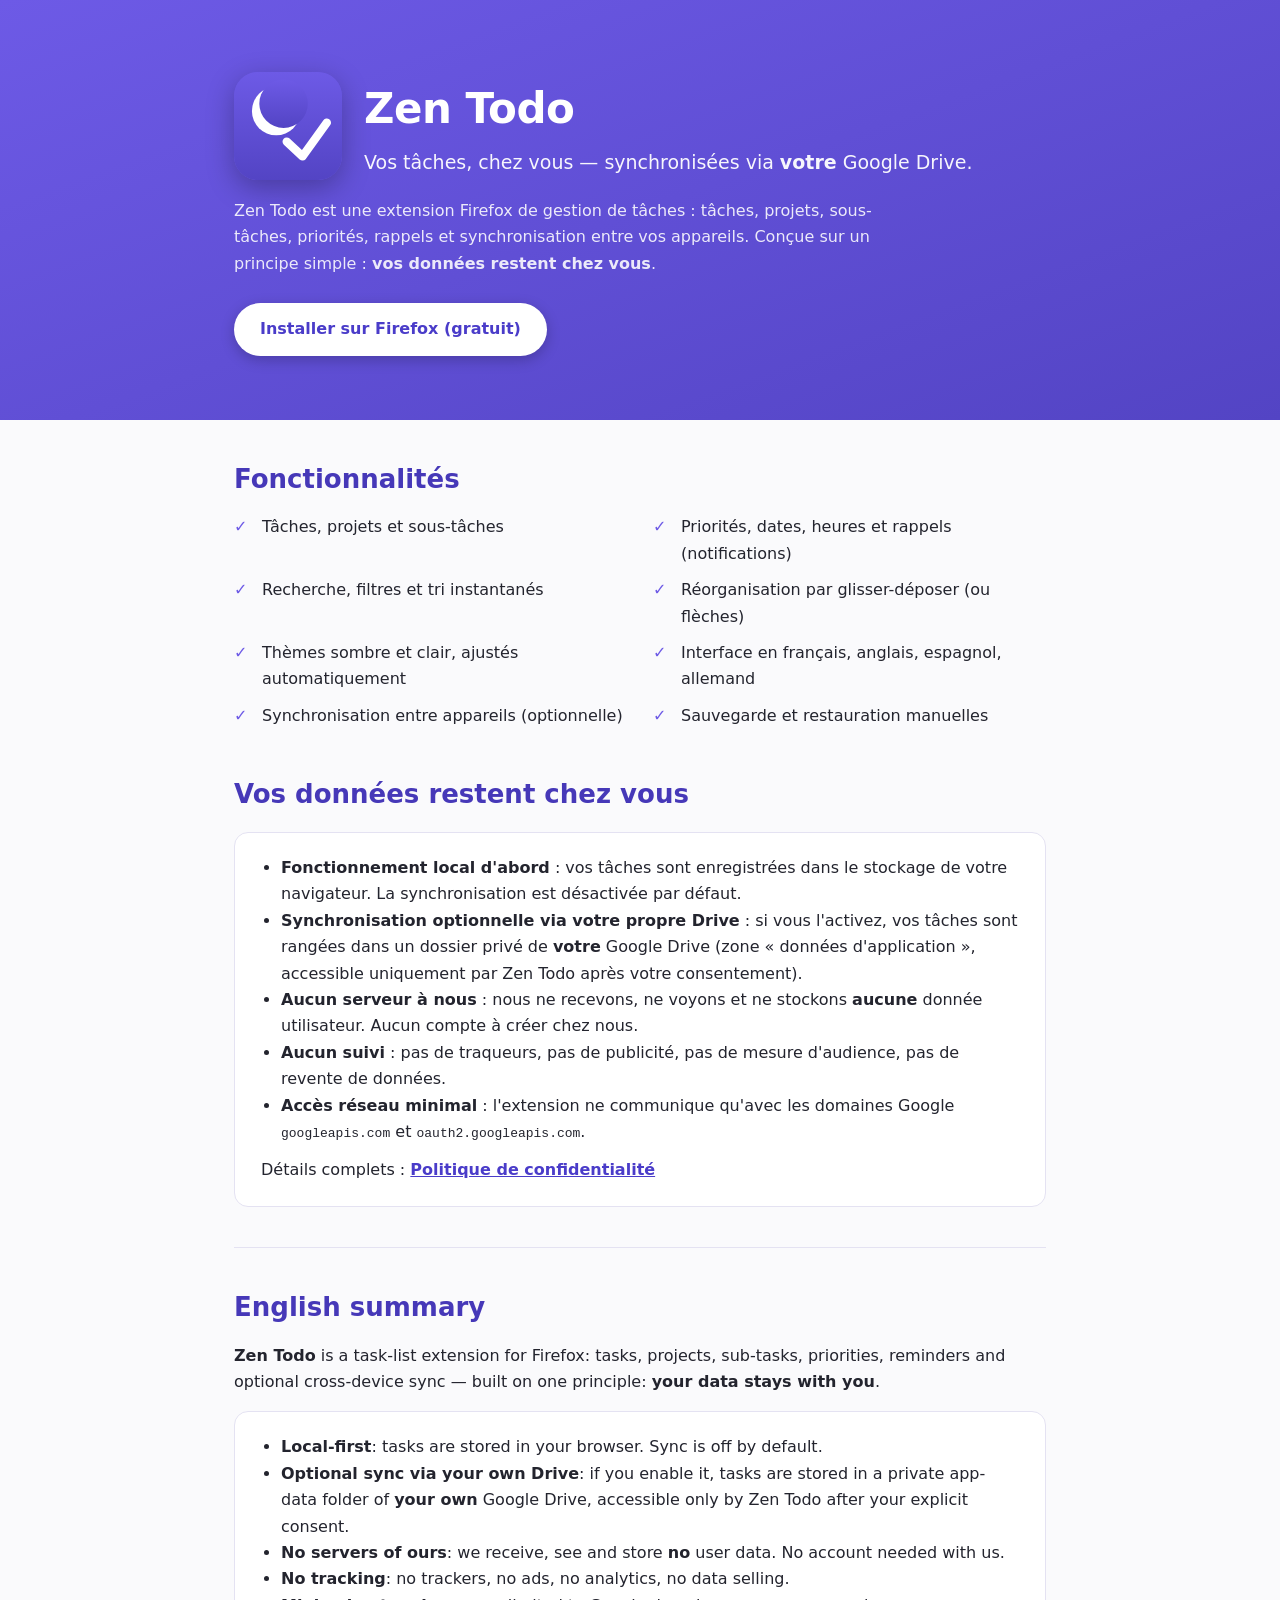
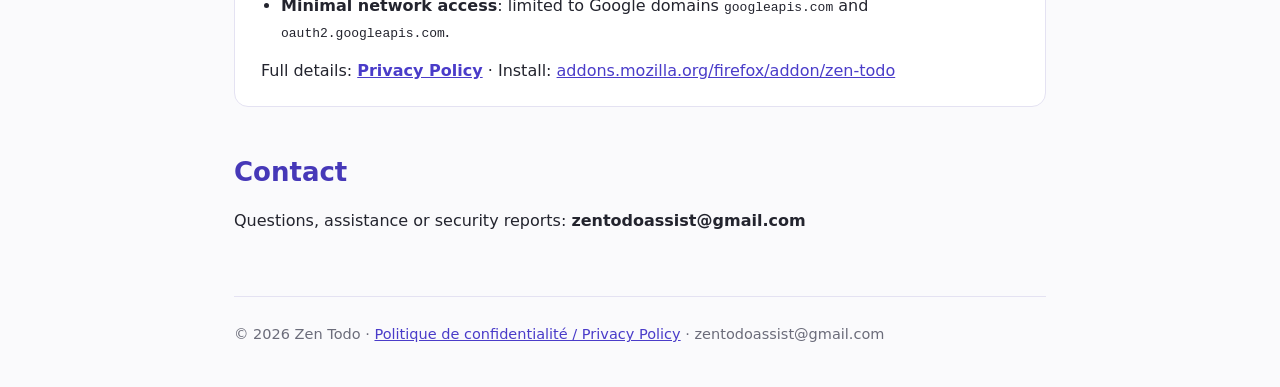
<file: index.html>
<!doctype html>
<html lang="fr">
<head>
<meta charset="utf-8">
<meta name="viewport" content="width=device-width, initial-scale=1">
<title>Zen Todo — Gestionnaire de tâches pour Firefox</title>
<meta name="description" content="Zen Todo : extension de gestion de tâches pour Firefox. Vos données restent chez vous, synchronisation optionnelle via votre propre Google Drive. / A browser task-list extension. Your data stays with you.">
<link rel="icon" type="image/svg+xml" href="data:image/svg+xml,%3Csvg xmlns='http://www.w3.org/2000/svg' viewBox='0 0 512 512'%3E%3Cdefs%3E%3ClinearGradient id='g' x1='0' y1='0' x2='0' y2='1'%3E%3Cstop offset='0' stop-color='%236D5AE6'/%3E%3Cstop offset='1' stop-color='%235344C4'/%3E%3C/linearGradient%3E%3C/defs%3E%3Crect width='512' height='512' rx='110' fill='url(%23g)'/%3E%3Ccircle cx='200' cy='185' r='115' fill='%23fff'/%3E%3Ccircle cx='235' cy='150' r='115' fill='url(%23g)'/%3E%3Cpath d='M250 330L325 400L440 240' fill='none' stroke='%23fff' stroke-width='40' stroke-linecap='round' stroke-linejoin='round'/%3E%3C/svg%3E">
<style>
  * { box-sizing: border-box; margin: 0; padding: 0; }
  body { font-family: system-ui, -apple-system, "Segoe UI", Roboto, sans-serif; line-height: 1.65; color: #23242e; background: #fafafc; }
  .wrap { max-width: 860px; margin: 0 auto; padding: 0 24px; }
  header.hero { background: linear-gradient(160deg, #6D5AE6 0%, #5344C4 100%); color: #fff; padding: 72px 0 64px; }
  .brand { display: flex; align-items: center; gap: 22px; }
  .brand svg { width: 108px; height: 108px; flex: none; border-radius: 24px; box-shadow: 0 8px 28px rgba(0,0,0,.28); }
  h1 { font-size: 42px; letter-spacing: -.5px; }
  .tagline { font-size: 19px; opacity: .95; margin-top: 4px; }
  .sub { margin-top: 18px; font-size: 16px; opacity: .88; max-width: 640px; }
  .btn { display: inline-block; background: #fff; color: #4a3cc9; font-weight: 700; padding: 13px 26px; border-radius: 999px; text-decoration: none; margin-top: 26px; box-shadow: 0 4px 14px rgba(0,0,0,.22); }
  .btn:hover { transform: translateY(-1px); }
  main section { padding: 38px 0 6px; }
  h2 { font-size: 26px; color: #4638b8; margin-bottom: 14px; }
  ul.feat { list-style: none; display: grid; grid-template-columns: 1fr 1fr; gap: 10px 26px; }
  ul.feat li { padding-left: 28px; position: relative; }
  ul.feat li::before { content: "✓"; position: absolute; left: 0; top: 0; color: #6D5AE6; font-weight: 700; }
  .panel { background: #fff; border: 1px solid #e4e2f2; border-radius: 14px; padding: 22px 26px; margin-top: 16px; }
  .panel ul { margin-left: 20px; }
  a { color: #4a3cc9; }
  .lang-sep { border: none; border-top: 1px solid #e4e2f2; margin: 34px 0 0; }
  footer { margin-top: 56px; padding: 26px 0 40px; border-top: 1px solid #e4e2f2; font-size: 14.5px; color: #6b6c7a; }
  @media (max-width: 640px) { ul.feat { grid-template-columns: 1fr; } h1 { font-size: 32px; } }
</style>
</head>
<body>

<header class="hero">
  <div class="wrap">
    <div class="brand">
      <svg xmlns="http://www.w3.org/2000/svg" viewBox="0 0 512 512" role="img" aria-label="Logo Zen Todo">
        <defs><linearGradient id="g" x1="0" y1="0" x2="0" y2="1"><stop offset="0" stop-color="#6D5AE6"/><stop offset="1" stop-color="#5344C4"/></linearGradient></defs>
        <rect width="512" height="512" rx="110" fill="url(#g)"/>
        <circle cx="200" cy="185" r="115" fill="#fff"/>
        <circle cx="235" cy="150" r="115" fill="url(#g)"/>
        <path d="M250 330L325 400L440 240" fill="none" stroke="#fff" stroke-width="40" stroke-linecap="round" stroke-linejoin="round"/>
      </svg>
      <div>
        <h1>Zen Todo</h1>
        <p class="tagline">Vos tâches, chez vous — synchronisées via <b>votre</b> Google Drive.</p>
      </div>
    </div>
    <p class="sub">Zen Todo est une extension Firefox de gestion de tâches : tâches, projets, sous-tâches, priorités,
    rappels et synchronisation entre vos appareils. Conçue sur un principe simple : <b>vos données restent chez vous</b>.</p>
    <a class="btn" href="https://addons.mozilla.org/firefox/addon/zen-todo/">Installer sur Firefox (gratuit)</a>
  </div>
</header>

<main class="wrap">

  <section id="fonctionnalites">
    <h2>Fonctionnalités</h2>
    <ul class="feat">
      <li>Tâches, projets et sous-tâches</li>
      <li>Priorités, dates, heures et rappels (notifications)</li>
      <li>Recherche, filtres et tri instantanés</li>
      <li>Réorganisation par glisser-déposer (ou flèches)</li>
      <li>Thèmes sombre et clair, ajustés automatiquement</li>
      <li>Interface en français, anglais, espagnol, allemand</li>
      <li>Synchronisation entre appareils (optionnelle)</li>
      <li>Sauvegarde et restauration manuelles</li>
    </ul>
  </section>

  <section id="donnees">
    <h2>Vos données restent chez vous</h2>
    <div class="panel">
      <ul>
        <li><b>Fonctionnement local d'abord</b> : vos tâches sont enregistrées dans le stockage de votre navigateur. La synchronisation est désactivée par défaut.</li>
        <li><b>Synchronisation optionnelle via votre propre Drive</b> : si vous l'activez, vos tâches sont rangées dans un dossier privé de
            <b>votre</b> Google Drive (zone « données d'application », accessible uniquement par Zen Todo après votre consentement).</li>
        <li><b>Aucun serveur à nous</b> : nous ne recevons, ne voyons et ne stockons <b>aucune</b> donnée utilisateur. Aucun compte à créer chez nous.</li>
        <li><b>Aucun suivi</b> : pas de traqueurs, pas de publicité, pas de mesure d'audience, pas de revente de données.</li>
        <li><b>Accès réseau minimal</b> : l'extension ne communique qu'avec les domaines Google <code>googleapis.com</code> et <code>oauth2.googleapis.com</code>.</li>
      </ul>
      <p style="margin-top:12px">Détails complets : <a href="privacy.html"><b>Politique de confidentialité</b></a></p>
    </div>
  </section>

  <hr class="lang-sep">

  <section id="en" lang="en">
    <h2>English summary</h2>
    <p><b>Zen Todo</b> is a task-list extension for Firefox: tasks, projects, sub-tasks, priorities, reminders and
    optional cross-device sync — built on one principle: <b>your data stays with you</b>.</p>
    <div class="panel">
      <ul>
        <li><b>Local-first</b>: tasks are stored in your browser. Sync is off by default.</li>
        <li><b>Optional sync via your own Drive</b>: if you enable it, tasks are stored in a private app-data folder of
            <b>your own</b> Google Drive, accessible only by Zen Todo after your explicit consent.</li>
        <li><b>No servers of ours</b>: we receive, see and store <b>no</b> user data. No account needed with us.</li>
        <li><b>No tracking</b>: no trackers, no ads, no analytics, no data selling.</li>
        <li><b>Minimal network access</b>: limited to Google domains <code>googleapis.com</code> and <code>oauth2.googleapis.com</code>.</li>
      </ul>
      <p style="margin-top:12px">Full details: <a href="privacy.html"><b>Privacy Policy</b></a> ·
      Install: <a href="https://addons.mozilla.org/firefox/addon/zen-todo/">addons.mozilla.org/firefox/addon/zen-todo</a></p>
    </div>
  </section>

  <section id="contact">
    <h2>Contact</h2>
    <p>Questions, assistance or security reports: <b>zentodoassist@gmail.com</b></p>
  </section>

  <footer>
    © 2026 Zen Todo · <a href="privacy.html">Politique de confidentialité / Privacy Policy</a> · zentodoassist@gmail.com
  </footer>

</main>
</body>
</html>
</file>
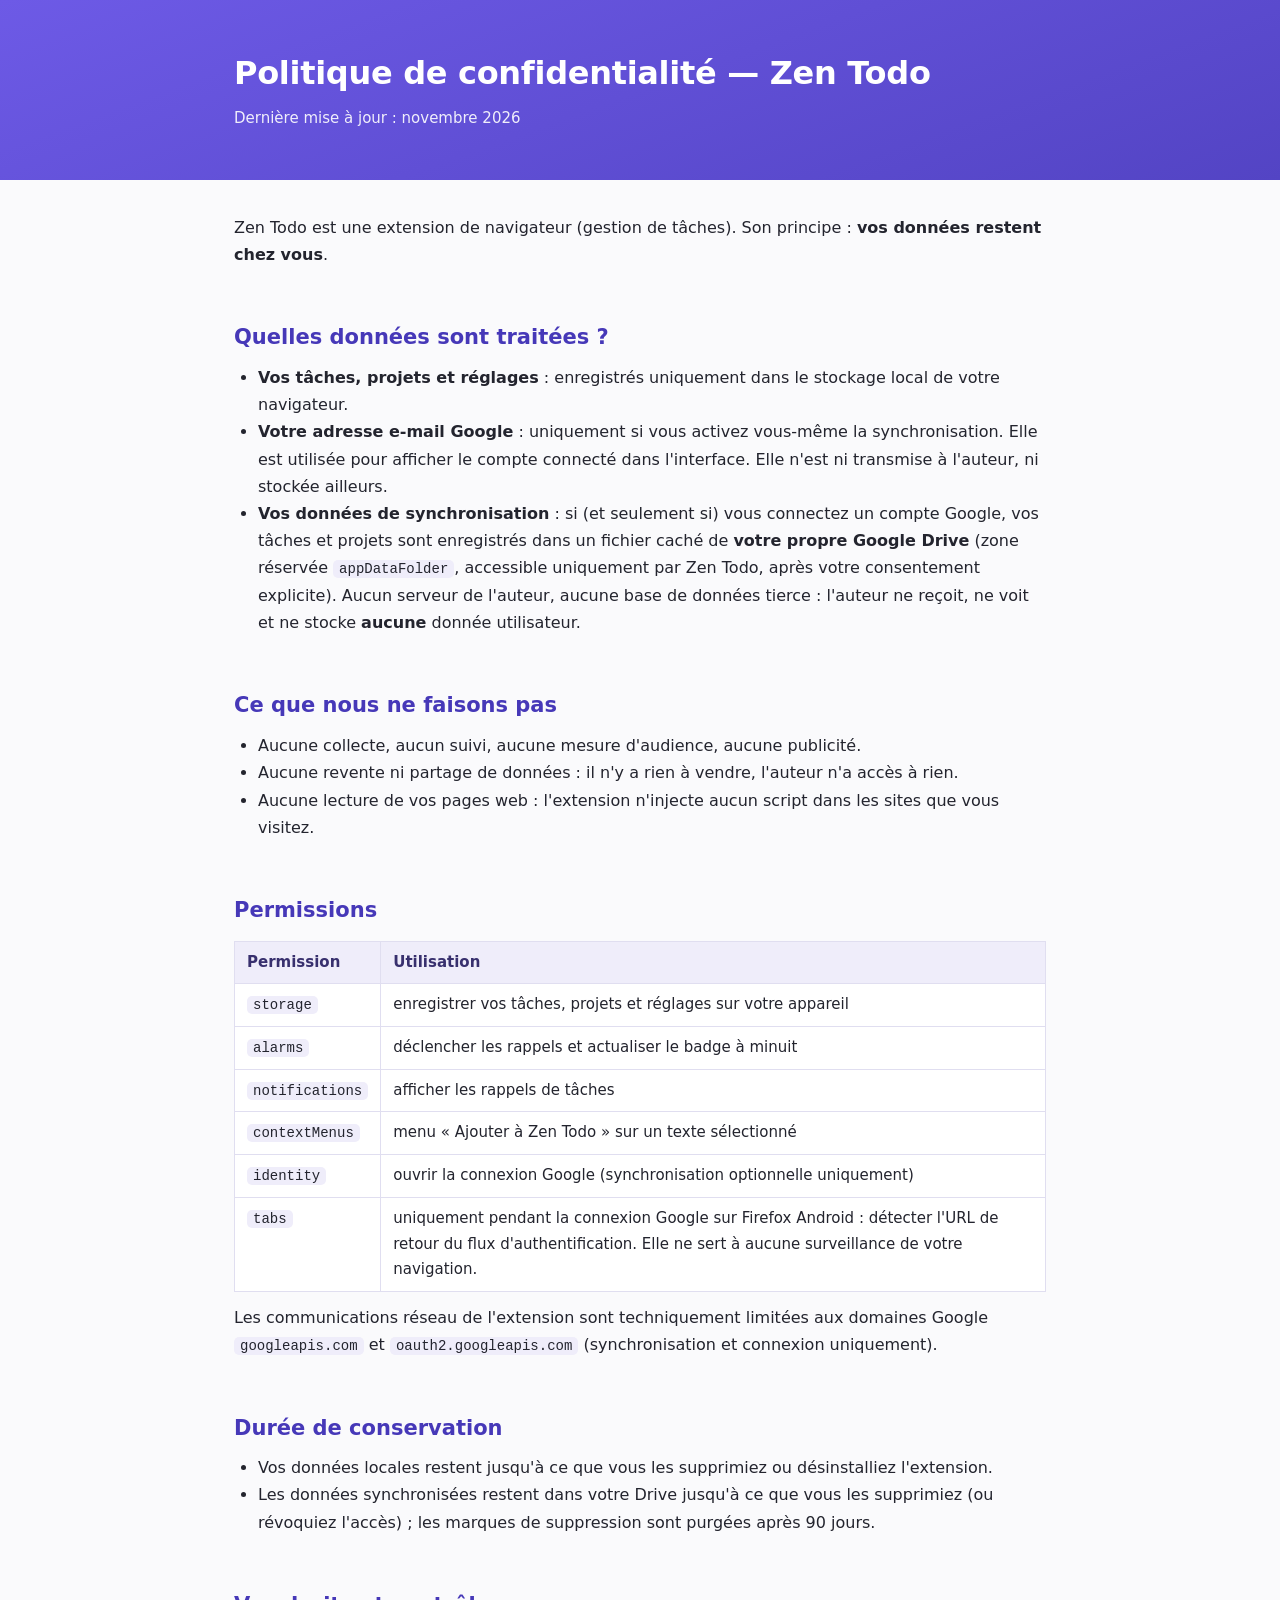
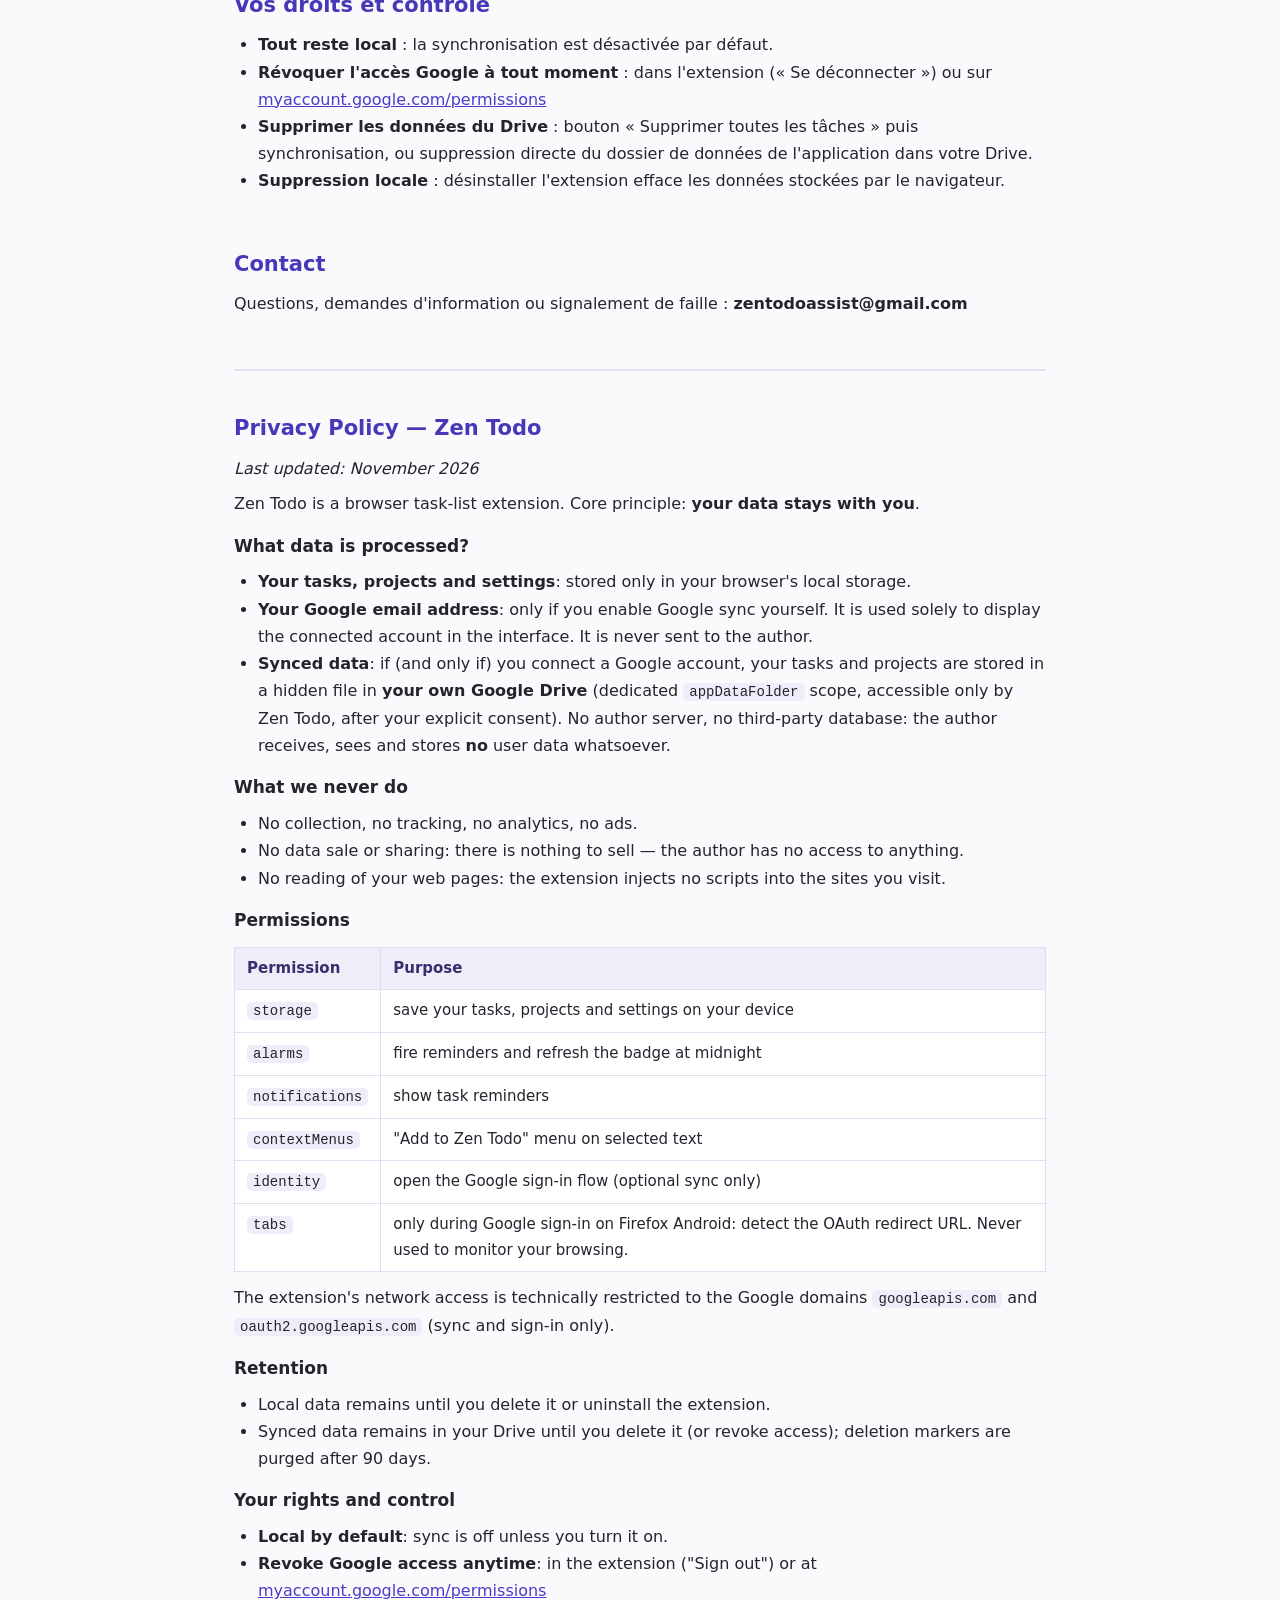
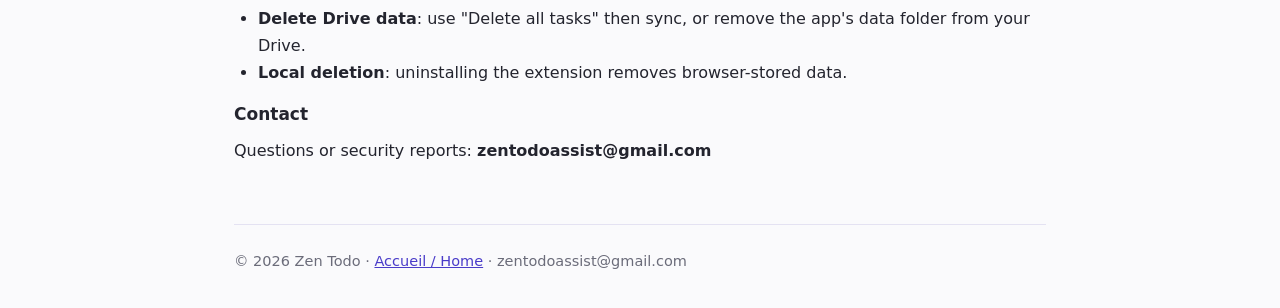
<file: privacy.html>
<!doctype html>
<html lang="fr">
<head>
<meta charset="utf-8">
<meta name="viewport" content="width=device-width, initial-scale=1">
<title>Politique de confidentialité — Zen Todo / Privacy Policy</title>
<meta name="description" content="Politique de confidentialité de Zen Todo : vos données restent chez vous. / Zen Todo privacy policy: your data stays with you.">
<link rel="icon" type="image/svg+xml" href="data:image/svg+xml,%3Csvg xmlns='http://www.w3.org/2000/svg' viewBox='0 0 512 512'%3E%3Cdefs%3E%3ClinearGradient id='g' x1='0' y1='0' x2='0' y2='1'%3E%3Cstop offset='0' stop-color='%236D5AE6'/%3E%3Cstop offset='1' stop-color='%235344C4'/%3E%3C/linearGradient%3E%3C/defs%3E%3Crect width='512' height='512' rx='110' fill='url(%23g)'/%3E%3Ccircle cx='200' cy='185' r='115' fill='%23fff'/%3E%3Ccircle cx='235' cy='150' r='115' fill='url(%23g)'/%3E%3Cpath d='M250 330L325 400L440 240' fill='none' stroke='%23fff' stroke-width='40' stroke-linecap='round' stroke-linejoin='round'/%3E%3C/svg%3E">
<style>
  * { box-sizing: border-box; margin: 0; padding: 0; }
  body { font-family: system-ui, -apple-system, "Segoe UI", Roboto, sans-serif; line-height: 1.7; color: #23242e; background: #fafafc; }
  .wrap { max-width: 860px; margin: 0 auto; padding: 0 24px; }
  header.top { background: linear-gradient(160deg, #6D5AE6 0%, #5344C4 100%); color: #fff; padding: 46px 0 40px; }
  h1 { font-size: 32px; letter-spacing: -.3px; }
  .updated { opacity: .9; margin-top: 6px; font-size: 15px; }
  main section { padding: 26px 0 4px; }
  h2 { font-size: 21px; color: #4638b8; margin: 14px 0 8px; }
  h3 { font-size: 17px; margin: 14px 0 6px; }
  ul, ol { margin: 8px 0 8px 24px; }
  p { margin: 8px 0; }
  table { border-collapse: collapse; width: 100%; margin: 12px 0; background: #fff; }
  th, td { border: 1px solid #e0def0; padding: 8px 12px; text-align: left; vertical-align: top; font-size: 15px; }
  th { background: #efedfa; color: #38306e; }
  code { background: #efedfa; padding: 1px 6px; border-radius: 5px; font-size: 14px; }
  a { color: #4a3cc9; }
  .panel { background: #fff; border: 1px solid #e4e2f2; border-radius: 14px; padding: 18px 24px; margin: 14px 0; }
  .lang-sep { border: none; border-top: 2px solid #e4e2f2; margin: 40px 0 0; }
  footer { margin-top: 48px; padding: 24px 0 40px; border-top: 1px solid #e4e2f2; font-size: 14.5px; color: #6b6c7a; }
</style>
</head>
<body>

<header class="top">
  <div class="wrap">
    <h1>Politique de confidentialité — Zen Todo</h1>
    <p class="updated">Dernière mise à jour : novembre 2026</p>
  </div>
</header>

<main class="wrap">

  <section>
    <p>Zen Todo est une extension de navigateur (gestion de tâches). Son principe : <b>vos données restent chez vous</b>.</p>
  </section>

  <section>
    <h2>Quelles données sont traitées ?</h2>
    <ul>
      <li><b>Vos tâches, projets et réglages</b> : enregistrés uniquement dans le stockage local de votre navigateur.</li>
      <li><b>Votre adresse e-mail Google</b> : uniquement si vous activez vous-même la synchronisation. Elle est utilisée
          pour afficher le compte connecté dans l'interface. Elle n'est ni transmise à l'auteur, ni stockée ailleurs.</li>
      <li><b>Vos données de synchronisation</b> : si (et seulement si) vous connectez un compte Google, vos tâches et projets
          sont enregistrés dans un fichier caché de <b>votre propre Google Drive</b> (zone réservée <code>appDataFolder</code>,
          accessible uniquement par Zen Todo, après votre consentement explicite). Aucun serveur de l'auteur,
          aucune base de données tierce : l'auteur ne reçoit, ne voit et ne stocke <b>aucune</b> donnée utilisateur.</li>
    </ul>
  </section>

  <section>
    <h2>Ce que nous ne faisons pas</h2>
    <ul>
      <li>Aucune collecte, aucun suivi, aucune mesure d'audience, aucune publicité.</li>
      <li>Aucune revente ni partage de données : il n'y a rien à vendre, l'auteur n'a accès à rien.</li>
      <li>Aucune lecture de vos pages web : l'extension n'injecte aucun script dans les sites que vous visitez.</li>
    </ul>
  </section>

  <section>
    <h2>Permissions</h2>
    <table>
      <tr><th>Permission</th><th>Utilisation</th></tr>
      <tr><td><code>storage</code></td><td>enregistrer vos tâches, projets et réglages sur votre appareil</td></tr>
      <tr><td><code>alarms</code></td><td>déclencher les rappels et actualiser le badge à minuit</td></tr>
      <tr><td><code>notifications</code></td><td>afficher les rappels de tâches</td></tr>
      <tr><td><code>contextMenus</code></td><td>menu « Ajouter à Zen Todo » sur un texte sélectionné</td></tr>
      <tr><td><code>identity</code></td><td>ouvrir la connexion Google (synchronisation optionnelle uniquement)</td></tr>
      <tr><td><code>tabs</code></td><td>uniquement pendant la connexion Google sur Firefox Android : détecter l'URL de retour du flux d'authentification. Elle ne sert à aucune surveillance de votre navigation.</td></tr>
    </table>
    <p>Les communications réseau de l'extension sont techniquement limitées aux domaines Google
       <code>googleapis.com</code> et <code>oauth2.googleapis.com</code> (synchronisation et connexion uniquement).</p>
  </section>

  <section>
    <h2>Durée de conservation</h2>
    <ul>
      <li>Vos données locales restent jusqu'à ce que vous les supprimiez ou désinstalliez l'extension.</li>
      <li>Les données synchronisées restent dans votre Drive jusqu'à ce que vous les supprimiez (ou révoquiez l'accès) ;
          les marques de suppression sont purgées après 90 jours.</li>
    </ul>
  </section>

  <section>
    <h2>Vos droits et contrôle</h2>
    <ul>
      <li><b>Tout reste local</b> : la synchronisation est désactivée par défaut.</li>
      <li><b>Révoquer l'accès Google à tout moment</b> : dans l'extension (« Se déconnecter ») ou sur
          <a href="https://myaccount.google.com/permissions">myaccount.google.com/permissions</a></li>
      <li><b>Supprimer les données du Drive</b> : bouton « Supprimer toutes les tâches » puis synchronisation,
          ou suppression directe du dossier de données de l'application dans votre Drive.</li>
      <li><b>Suppression locale</b> : désinstaller l'extension efface les données stockées par le navigateur.</li>
    </ul>
  </section>

  <section>
    <h2>Contact</h2>
    <p>Questions, demandes d'information ou signalement de faille : <b>zentodoassist@gmail.com</b></p>
  </section>

  <hr class="lang-sep">

  <section lang="en">
    <h2>Privacy Policy — Zen Todo</h2>
    <p><i>Last updated: November 2026</i></p>
    <p>Zen Todo is a browser task-list extension. Core principle: <b>your data stays with you</b>.</p>

    <h3>What data is processed?</h3>
    <ul>
      <li><b>Your tasks, projects and settings</b>: stored only in your browser's local storage.</li>
      <li><b>Your Google email address</b>: only if you enable Google sync yourself. It is used solely to display
          the connected account in the interface. It is never sent to the author.</li>
      <li><b>Synced data</b>: if (and only if) you connect a Google account, your tasks and projects are stored in a
          hidden file in <b>your own Google Drive</b> (dedicated <code>appDataFolder</code> scope, accessible only by
          Zen Todo, after your explicit consent). No author server, no third-party database: the author receives,
          sees and stores <b>no</b> user data whatsoever.</li>
    </ul>

    <h3>What we never do</h3>
    <ul>
      <li>No collection, no tracking, no analytics, no ads.</li>
      <li>No data sale or sharing: there is nothing to sell — the author has no access to anything.</li>
      <li>No reading of your web pages: the extension injects no scripts into the sites you visit.</li>
    </ul>

    <h3>Permissions</h3>
    <table>
      <tr><th>Permission</th><th>Purpose</th></tr>
      <tr><td><code>storage</code></td><td>save your tasks, projects and settings on your device</td></tr>
      <tr><td><code>alarms</code></td><td>fire reminders and refresh the badge at midnight</td></tr>
      <tr><td><code>notifications</code></td><td>show task reminders</td></tr>
      <tr><td><code>contextMenus</code></td><td>"Add to Zen Todo" menu on selected text</td></tr>
      <tr><td><code>identity</code></td><td>open the Google sign-in flow (optional sync only)</td></tr>
      <tr><td><code>tabs</code></td><td>only during Google sign-in on Firefox Android: detect the OAuth redirect URL. Never used to monitor your browsing.</td></tr>
    </table>
    <p>The extension's network access is technically restricted to the Google domains
       <code>googleapis.com</code> and <code>oauth2.googleapis.com</code> (sync and sign-in only).</p>

    <h3>Retention</h3>
    <ul>
      <li>Local data remains until you delete it or uninstall the extension.</li>
      <li>Synced data remains in your Drive until you delete it (or revoke access); deletion markers are purged after 90 days.</li>
    </ul>

    <h3>Your rights and control</h3>
    <ul>
      <li><b>Local by default</b>: sync is off unless you turn it on.</li>
      <li><b>Revoke Google access anytime</b>: in the extension ("Sign out") or at
          <a href="https://myaccount.google.com/permissions">myaccount.google.com/permissions</a></li>
      <li><b>Delete Drive data</b>: use "Delete all tasks" then sync, or remove the app's data folder from your Drive.</li>
      <li><b>Local deletion</b>: uninstalling the extension removes browser-stored data.</li>
    </ul>

    <h3>Contact</h3>
    <p>Questions or security reports: <b>zentodoassist@gmail.com</b></p>
  </section>

  <footer>
    © 2026 Zen Todo · <a href="index.html">Accueil / Home</a> · zentodoassist@gmail.com
  </footer>

</main>
</body>
</html>
</file>
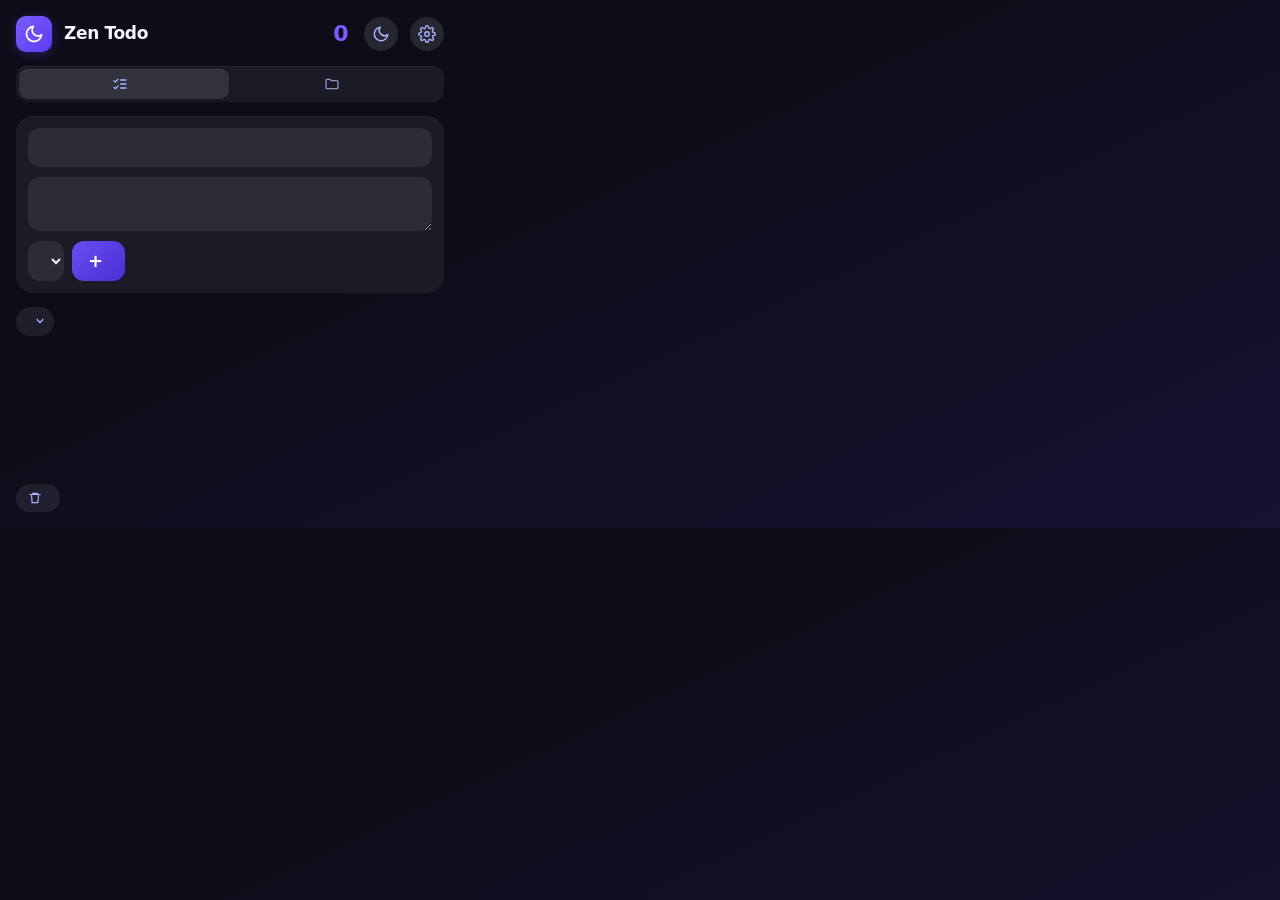
<file: extension/zen-todo-3.1.3-chrome/popup.html>
<!doctype html>
<html lang="fr">
<head>
<meta charset="utf-8">
<meta name="viewport" content="width=device-width, initial-scale=1, viewport-fit=cover">
<script src="theme-init.js"></script>
<link rel="stylesheet" href="theme.css">
<link rel="stylesheet" href="popup.css">
<link rel="stylesheet" href="theme-modern.css">
</head>
<body>
<div class="app">
  <header>
    <div class="logo"><svg class="ico-moon" viewBox="0 0 24 24" fill="none" stroke="#fff" stroke-width="2.2" stroke-linecap="round" stroke-linejoin="round"><path d="M21 12.8A9 9 0 1 1 11.2 3a7 7 0 0 0 9.8 9.8z"/></svg><svg class="ico-sun" viewBox="0 0 24 24" fill="none" stroke="#fff" stroke-width="2.2" stroke-linecap="round" stroke-linejoin="round"><circle cx="12" cy="12" r="4"/><path d="M12 2v2M12 20v2M4.9 4.9l1.4 1.4M17.7 17.7l1.4 1.4M2 12h2M20 12h2M4.9 19.1l1.4-1.4M17.7 6.3l1.4-1.4"/></svg></div>
    <div class="titles">
      <h1>Zen Todo</h1>
      <div id="subtitle" class="sub"></div>
    </div>
    <div class="counter"><b id="left">0</b><span data-i18n="left"></span></div>
    <button id="sync-ind" class="icon-btn" type="button" hidden>
      <svg viewBox="0 0 24 24" width="18" height="18" fill="none" stroke="currentColor" stroke-width="2" stroke-linecap="round" stroke-linejoin="round"><path d="M17.5 19a4.5 4.5 0 0 0 .42-8.98 6.5 6.5 0 0 0-12.7 1.61A4 4 0 0 0 6 19z"/></svg>
    </button>
    <button id="theme-toggle" class="icon-btn" data-i18n-title="themeTitle">
      <svg class="ico-moon" viewBox="0 0 24 24" width="18" height="18" fill="none" stroke="currentColor" stroke-width="2" stroke-linecap="round" stroke-linejoin="round"><path d="M21 12.8A9 9 0 1 1 11.2 3a7 7 0 0 0 9.8 9.8z"/></svg>
      <svg class="ico-sun" viewBox="0 0 24 24" width="18" height="18" fill="none" stroke="currentColor" stroke-width="2" stroke-linecap="round" stroke-linejoin="round"><circle cx="12" cy="12" r="4"/><path d="M12 2v2M12 20v2M4.9 4.9l1.4 1.4M17.7 17.7l1.4 1.4M2 12h2M20 12h2M4.9 19.1l1.4-1.4M17.7 6.3l1.4-1.4"/></svg>
    </button>
    <button id="settings" class="icon-btn" data-i18n-title="settings">
      <svg viewBox="0 0 24 24" width="18" height="18" fill="none" stroke="currentColor" stroke-width="1.8" stroke-linecap="round" stroke-linejoin="round"><circle cx="12" cy="12" r="3"/><path d="M19.4 15a1.7 1.7 0 0 0 .3 1.8l.1.1a2 2 0 1 1-2.8 2.8l-.1-.1a1.7 1.7 0 0 0-1.8-.3 1.7 1.7 0 0 0-1 1.5V21a2 2 0 1 1-4 0v-.1a1.7 1.7 0 0 0-1.1-1.5 1.7 1.7 0 0 0-1.8.3l-.1.1a2 2 0 1 1-2.8-2.8l.1-.1a1.7 1.7 0 0 0 .3-1.8 1.7 1.7 0 0 0-1.5-1H3a2 2 0 1 1 0-4h.1a1.7 1.7 0 0 0 1.5-1.1 1.7 1.7 0 0 0-.3-1.8l-.1-.1a2 2 0 1 1 2.8-2.8l.1.1a1.7 1.7 0 0 0 1.8.3H9a1.7 1.7 0 0 0 1-1.5V3a2 2 0 1 1 4 0v.1a1.7 1.7 0 0 0 1 1.5 1.7 1.7 0 0 0 1.8-.3l.1-.1a2 2 0 1 1 2.8 2.8l-.1.1a1.7 1.7 0 0 0-.3 1.8V9a1.7 1.7 0 0 0 1.5 1H21a2 2 0 1 1 0 4h-.1a1.7 1.7 0 0 0-1.5 1z"/></svg>
    </button>
  </header>

  <nav id="tabs" class="tabs" role="tablist">
    <button type="button" class="tab" role="tab" data-tab="tasks" aria-selected="true"><svg viewBox="0 0 24 24" width="16" height="16" fill="none" stroke="currentColor" stroke-width="2" stroke-linecap="round" stroke-linejoin="round"><path d="m3 17 2 2 4-4"/><path d="m3 7 2 2 4-4"/><path d="M13 6h8"/><path d="M13 12h8"/><path d="M13 18h8"/></svg><span data-i18n="tabTasks"></span></button>
    <button type="button" class="tab" role="tab" data-tab="projects" aria-selected="false"><svg viewBox="0 0 24 24" width="16" height="16" fill="none" stroke="currentColor" stroke-width="2" stroke-linecap="round" stroke-linejoin="round"><path d="M3 7a2 2 0 0 1 2-2h4l2 2h8a2 2 0 0 1 2 2v8a2 2 0 0 1-2 2H5a2 2 0 0 1-2-2z"/></svg><span data-i18n="tabProjects"></span></button>
  </nav>

  <div id="main-view" class="view">
    <form id="add-form" class="card" autocomplete="off">
      <input id="new-text" type="text" maxlength="200" data-i18n-placeholder="newTask">
      <div class="opt-toggles">
        <button id="details-toggle" class="note-toggle" type="button" aria-expanded="false" aria-controls="add-row"><span aria-hidden="true">+</span><span data-i18n="detailsToggle"></span></button>
        <button id="note-toggle" class="note-toggle" type="button" aria-expanded="false" aria-controls="new-note"><span aria-hidden="true">+</span><span data-i18n="addNote"></span></button>
      </div>
      <textarea id="new-note" class="note-input" rows="2" maxlength="500" data-i18n-placeholder="notePlaceholder"></textarea>
      <div class="row" id="add-row">
        <select id="new-priority"></select>
        <button type="submit" class="add-btn" id="add-btn"><span class="plus">+</span><span data-i18n="add"></span></button>
      </div>
    </form>

    <div class="toolbar">
      <div id="search-box" class="search" hidden>
        <svg viewBox="0 0 24 24" width="15" height="15" fill="none" stroke="currentColor" stroke-width="2" stroke-linecap="round" stroke-linejoin="round"><circle cx="11" cy="11" r="7"/><path d="M20 20l-4-4"/></svg>
        <input id="search" type="text" autocomplete="off" data-i18n-placeholder="searchPlaceholder">
        <button id="search-clear" type="button" class="search-x" data-i18n-title="clearSearch" hidden>×</button>
      </div>
      <select id="sort-select" class="sort-select" data-i18n-title="sortTitle"></select>
    </div>

    <div id="filters" class="filters" role="group" hidden></div>

    <ul id="list" class="list"></ul>

    <div id="empty" class="empty" hidden>
      <svg viewBox="0 0 24 24" width="30" height="30" fill="none" stroke="currentColor" stroke-width="1.6" stroke-linecap="round" stroke-linejoin="round"><rect x="3" y="3" width="18" height="18" rx="4"/><path d="M8 12.5l3 3 5-6"/></svg>
      <strong data-i18n="emptyTitle"></strong>
      <span data-i18n="emptyText"></span>
    </div>

    <div id="no-results" class="empty" hidden>
      <strong data-i18n="noResults"></strong>
      <span data-i18n="noResultsText"></span>
    </div>

    <footer>
      <button id="clear" class="clear-btn">
        <svg viewBox="0 0 24 24" width="14" height="14" fill="none" stroke="currentColor" stroke-width="2" stroke-linecap="round" stroke-linejoin="round"><path d="M3 6h18M8 6V4h8v2M6 6l1 14h10l1-14"/></svg>
        <span data-i18n="clearCompleted"></span>
      </button>
      <span class="hint"><span data-i18n="dragHint"></span> <b id="saved" class="saved" data-i18n="saved"></b></span>
    </footer>
  </div>

  <div id="projects-view" class="view" hidden>
    <form id="project-form" class="card" autocomplete="off">
      <div class="row">
        <input id="new-project" type="text" maxlength="80" data-i18n-placeholder="newProject">
        <button type="submit" class="add-btn" id="project-add-btn"><span class="plus">+</span><span data-i18n="createProject"></span></button>
      </div>
    </form>
    <ul id="project-list" class="list"></ul>
    <div id="projects-empty" class="empty" hidden>
      <svg viewBox="0 0 24 24" width="30" height="30" fill="none" stroke="currentColor" stroke-width="1.6" stroke-linecap="round" stroke-linejoin="round"><path d="M3 7a2 2 0 0 1 2-2h4l2 2h8a2 2 0 0 1 2 2v8a2 2 0 0 1-2 2H5a2 2 0 0 1-2-2z"/></svg>
      <strong data-i18n="projectsEmptyTitle"></strong>
      <span data-i18n="projectsEmptyText"></span>
    </div>
  </div>

  <div id="settings-view" class="view" hidden>
    <div class="set-top">
      <button id="back" class="back-btn" type="button"><svg viewBox="0 0 24 24" width="16" height="16" fill="none" stroke="currentColor" stroke-width="2.2" stroke-linecap="round" stroke-linejoin="round"><path d="M19 12H5"/><path d="m12 19-7-7 7-7"/></svg><span data-i18n="back"></span></button>
      <h2 class="set-title"><svg viewBox="0 0 24 24" width="18" height="18" fill="none" stroke="currentColor" stroke-width="1.8" stroke-linecap="round" stroke-linejoin="round"><circle cx="12" cy="12" r="3"/><path d="M19.4 15a1.7 1.7 0 0 0 .3 1.8l.1.1a2 2 0 1 1-2.8 2.8l-.1-.1a1.7 1.7 0 0 0-1.8-.3 1.7 1.7 0 0 0-1 1.5V21a2 2 0 1 1-4 0v-.1a1.7 1.7 0 0 0-1.1-1.5 1.7 1.7 0 0 0-1.8.3l-.1.1a2 2 0 1 1-2.8-2.8l.1-.1a1.7 1.7 0 0 0 .3-1.8 1.7 1.7 0 0 0-1.5-1H3a2 2 0 1 1 0-4h.1a1.7 1.7 0 0 0 1.5-1.1 1.7 1.7 0 0 0-.3-1.8l-.1-.1a2 2 0 1 1 2.8-2.8l.1.1a1.7 1.7 0 0 0 1.8.3H9a1.7 1.7 0 0 0 1-1.5V3a2 2 0 1 1 4 0v.1a1.7 1.7 0 0 0 1 1.5 1.7 1.7 0 0 0 1.8-.3l.1-.1a2 2 0 1 1 2.8 2.8l-.1.1a1.7 1.7 0 0 0-.3 1.8V9a1.7 1.7 0 0 0 1.5 1H21a2 2 0 1 1 0 4h-.1a1.7 1.7 0 0 0-1.5 1z"/></svg><span data-i18n="settings"></span></h2>
    </div>

    <section class="card">
      <div class="set-head"><span class="set-ico"><svg viewBox="0 0 24 24" width="16" height="16" fill="none" stroke="currentColor" stroke-width="1.9" stroke-linecap="round" stroke-linejoin="round"><circle cx="12" cy="12" r="10"/><path d="M12 2a14.5 14.5 0 0 0 0 20 14.5 14.5 0 0 0 0-20"/><path d="M2 12h20"/></svg></span><div><h2 data-i18n="optLanguage"></h2><p class="muted" data-i18n="optLanguageDesc"></p></div></div>
      <div class="row">
        <button type="button" class="lang" data-lang="fr">Français</button>
        <button type="button" class="lang" data-lang="en">English</button>
        <button type="button" class="lang" data-lang="es">Español</button>
        <button type="button" class="lang" data-lang="de">Deutsch</button>
      </div>
    </section>

    <section class="card">
      <div class="set-head"><span class="set-ico"><svg viewBox="0 0 24 24" width="16" height="16" fill="none" stroke="currentColor" stroke-width="1.9" stroke-linecap="round" stroke-linejoin="round"><circle cx="12" cy="12" r="4"/><path d="M12 2v2M12 20v2M4.9 4.9l1.4 1.4M17.7 17.7l1.4 1.4M2 12h2M20 12h2M4.9 19.1l1.4-1.4M17.7 6.3l1.4-1.4"/></svg></span><div><h2 data-i18n="themeTitle"></h2><p class="muted" data-i18n="themeDesc"></p></div></div>
      <div class="row">
        <button type="button" class="lang theme" data-theme="dark" data-i18n="themeDark"></button>
        <button type="button" class="lang theme" data-theme="light" data-i18n="themeLight"></button>
      </div>
      <div class="sc-row-label" id="textsize-label"><span data-i18n="textSizeTitle"></span></div>
      <p class="muted" data-i18n="textSizeDesc"></p>
      <div class="row" id="textsize-chips" role="group" aria-labelledby="textsize-label">
        <button type="button" class="lang textsize" data-size="small" data-i18n="textSize_small"></button>
        <button type="button" class="lang textsize" data-size="normal" data-i18n="textSize_normal"></button>
        <button type="button" class="lang textsize" data-size="large" data-i18n="textSize_large"></button>
      </div>
    </section>

    <section class="card">
      <div class="set-head"><span class="set-ico"><svg viewBox="0 0 24 24" width="16" height="16" fill="none" stroke="currentColor" stroke-width="1.9" stroke-linecap="round" stroke-linejoin="round"><path d="M5 22V4"/><path d="M5 4h13l-2.5 4.5L18 13H5"/></svg></span><div><h2 data-i18n="optDefaultPriority"></h2><p class="muted" data-i18n="optDefaultPriorityDesc"></p></div></div>
      <div id="prio-chips" class="chips" role="radiogroup"></div>
    </section>

    <section class="card">
      <div class="set-head"><span class="set-ico"><svg viewBox="0 0 24 24" width="16" height="16" fill="none" stroke="currentColor" stroke-width="1.9" stroke-linecap="round" stroke-linejoin="round"><path d="m21 16-4 4-4-4"/><path d="M17 20V4"/><path d="m3 8 4-4 4 4"/><path d="M7 4v16"/></svg></span><div><h2 data-i18n="sortTitle"></h2><p class="muted" data-i18n="sortDesc"></p></div></div>
      <select id="sort-select-settings" class="sort-select-full"></select>
    </section>

    <section class="card" id="shortcuts-card">
      <div class="set-head"><span class="set-ico"><svg viewBox="0 0 24 24" width="16" height="16" fill="none" stroke="currentColor" stroke-width="1.9" stroke-linecap="round" stroke-linejoin="round"><rect x="2" y="6" width="20" height="12" rx="2"/><path d="M6 10h.01M10 10h.01M14 10h.01M18 10h.01M8 14h8"/></svg></span><div><h2 data-i18n="shortcutTitle"></h2><p class="muted" data-i18n="shortcutDesc"></p></div></div>
      <div class="sc-group">
        <div class="sc-row-label"><span data-i18n="shortcutPopup"></span></div>
        <div class="row sc-row">
          <button id="sc-btn" type="button" class="sc-btn"></button>
          <button id="sc-reset" type="button" class="dp-link" data-i18n="shortcutReset"></button>
        </div>
        <div id="sc-msg" class="msg" role="status"></div>
        <div class="sc-row-label"><span data-i18n="shortcutSidebar"></span></div>
        <div class="row sc-row">
          <button id="sb-btn" type="button" class="sc-btn"></button>
          <button id="sb-reset" type="button" class="dp-link" data-i18n="shortcutReset"></button>
        </div>
        <div id="sb-msg" class="msg" role="status"></div>
      </div>
    </section>

    <section class="card" id="sidebar-card">
      <div class="set-head"><span class="set-ico"><svg viewBox="0 0 24 24" width="16" height="16" fill="none" stroke="currentColor" stroke-width="1.9" stroke-linecap="round" stroke-linejoin="round"><rect x="3" y="4" width="18" height="16" rx="2"/><path d="M15 4v16"/></svg></span><div><h2 data-i18n="sidebarTitle"></h2><p class="muted" data-i18n="sidebarDesc"></p></div></div>
      <button id="sidebar-toggle" type="button" class="primary-btn"></button>
      <p class="muted sc-hint" id="sb-hint"></p>
    </section>

    <section class="card set-rows">
      <label class="switch-row">
        <span class="set-ico"><svg viewBox="0 0 24 24" width="16" height="16" fill="none" stroke="currentColor" stroke-width="1.9" stroke-linecap="round" stroke-linejoin="round"><path d="M6 8a6 6 0 0 1 12 0c0 7 3 9 3 9H3s3-2 3-9"/><path d="M10.3 21a1.94 1.94 0 0 0 3.4 0"/></svg></span>
        <span class="switch-text"><b data-i18n="badgeTitle"></b><span class="muted" data-i18n="badgeDesc"></span></span>
        <input type="checkbox" id="badge-toggle" class="switch">
      </label>
      <label class="switch-row">
        <span class="set-ico"><svg viewBox="0 0 24 24" width="16" height="16" fill="none" stroke="currentColor" stroke-width="1.9" stroke-linecap="round" stroke-linejoin="round"><path d="M11 5 6 9H2v6h4l5 4V5z"/><path d="M15.54 8.46a5 5 0 0 1 0 7.07"/><path d="M19.07 4.93a10 10 0 0 1 0 14.14"/></svg></span>
        <span class="switch-text"><b data-i18n="soundTitle"></b><span class="muted" data-i18n="soundDesc"></span></span>
        <input type="checkbox" id="sound-toggle" class="switch">
      </label>
    </section>

    <section class="card">
      <div class="set-head"><span class="set-ico"><svg viewBox="0 0 24 24" width="16" height="16" fill="none" stroke="currentColor" stroke-width="1.9" stroke-linecap="round" stroke-linejoin="round"><path d="M17.5 19a4.5 4.5 0 0 0 .42-8.98 6.5 6.5 0 0 0-12.7 1.61A4 4 0 0 0 6 19z"/></svg></span><div><h2 data-i18n="syncTitle"></h2><p class="muted" data-i18n="syncDesc"></p></div></div>
      <button id="sync-signin" class="google-btn" type="button" hidden><svg viewBox="0 0 48 48"><path fill="#EA4335" d="M24 9.5c3.54 0 6.71 1.22 9.21 3.6l6.85-6.85C35.9 2.38 30.47 0 24 0 14.62 0 6.51 5.38 2.56 13.22l7.98 6.19C12.43 13.72 17.74 9.5 24 9.5z"/><path fill="#4285F4" d="M46.98 24.55c0-1.57-.15-3.09-.38-4.55H24v9.02h12.94c-.58 2.96-2.26 5.48-4.78 7.18l7.73 6c4.51-4.18 7.09-10.36 7.09-17.65z"/><path fill="#FBBC05" d="M10.53 28.59c-.48-1.45-.76-2.99-.76-4.59s.27-3.14.76-4.59l-7.98-6.19C.92 16.46 0 20.12 0 24c0 3.88.92 7.54 2.56 10.78l7.97-6.19z"/><path fill="#34A853" d="M24 48c6.48 0 11.93-2.13 15.89-5.81l-7.73-6c-2.15 1.45-4.92 2.3-8.16 2.3-6.26 0-11.57-4.22-13.47-9.91l-7.98 6.19C6.51 42.62 14.62 48 24 48z"/></svg><span data-i18n="syncSignIn"></span></button>
      <div id="sync-on" class="sync-on" hidden>
        <div class="sync-acct"><span class="g-badge"><svg viewBox="0 0 48 48"><path fill="#EA4335" d="M24 9.5c3.54 0 6.71 1.22 9.21 3.6l6.85-6.85C35.9 2.38 30.47 0 24 0 14.62 0 6.51 5.38 2.56 13.22l7.98 6.19C12.43 13.72 17.74 9.5 24 9.5z"/><path fill="#4285F4" d="M46.98 24.55c0-1.57-.15-3.09-.38-4.55H24v9.02h12.94c-.58 2.96-2.26 5.48-4.78 7.18l7.73 6c4.51-4.18 7.09-10.36 7.09-17.65z"/><path fill="#FBBC05" d="M10.53 28.59c-.48-1.45-.76-2.99-.76-4.59s.27-3.14.76-4.59l-7.98-6.19C.92 16.46 0 20.12 0 24c0 3.88.92 7.54 2.56 10.78l7.97-6.19z"/><path fill="#34A853" d="M24 48c6.48 0 11.93-2.13 15.89-5.81l-7.73-6c-2.15 1.45-4.92 2.3-8.16 2.3-6.26 0-11.57-4.22-13.47-9.91l-7.98 6.19C6.51 42.62 14.62 48 24 48z"/></svg></span><span id="sync-email"></span></div>
        <div class="sync-row">
          <button id="sync-now" type="button" class="primary-btn"><svg viewBox="0 0 24 24" width="14" height="14" fill="none" stroke="currentColor" stroke-width="2.2" stroke-linecap="round" stroke-linejoin="round"><path d="M21 12a9 9 0 1 1-2.64-6.36"/><path d="M21 3v6h-6"/></svg><span data-i18n="syncNow"></span></button>
          <button id="sync-out" type="button" class="dp-link" data-i18n="syncSignOut"></button>
        </div>
        <p class="muted" id="sync-last"></p>
      </div>
      <p id="sync-setup" class="muted" hidden data-i18n="syncSetup"></p>
      <div id="sync-msg" class="msg" role="status"></div>
      <p class="muted" data-i18n="syncPrivacy"></p>
    </section>

    <section class="card">
      <div class="set-head"><span class="set-ico"><svg viewBox="0 0 24 24" width="16" height="16" fill="none" stroke="currentColor" stroke-width="1.9" stroke-linecap="round" stroke-linejoin="round"><ellipse cx="12" cy="5" rx="9" ry="3"/><path d="M3 5v14a9 3 0 0 0 18 0V5"/><path d="M3 12a9 3 0 0 0 18 0"/></svg></span><div><h2 data-i18n="optData"></h2></div></div>
      <p class="muted" data-i18n="privacyNote"></p>
      <button id="wipe" class="danger" data-i18n="optDeleteAll"></button>
      <button id="restore-backup" class="dp-link" hidden></button>
      <div id="msg" class="msg" role="status"></div>
    </section>

    <div id="about" class="about"></div>
  </div>
</div>
<div id="toast" class="toast" hidden role="status"><span id="toast-msg"></span><button id="toast-undo" type="button"></button></div>
<script src="i18n.js"></script>
<script src="util.js"></script>
<script src="datepicker.js"></script>
<script src="sync.js"></script>
<script src="popup.js"></script>
</body>
</html>
</file>
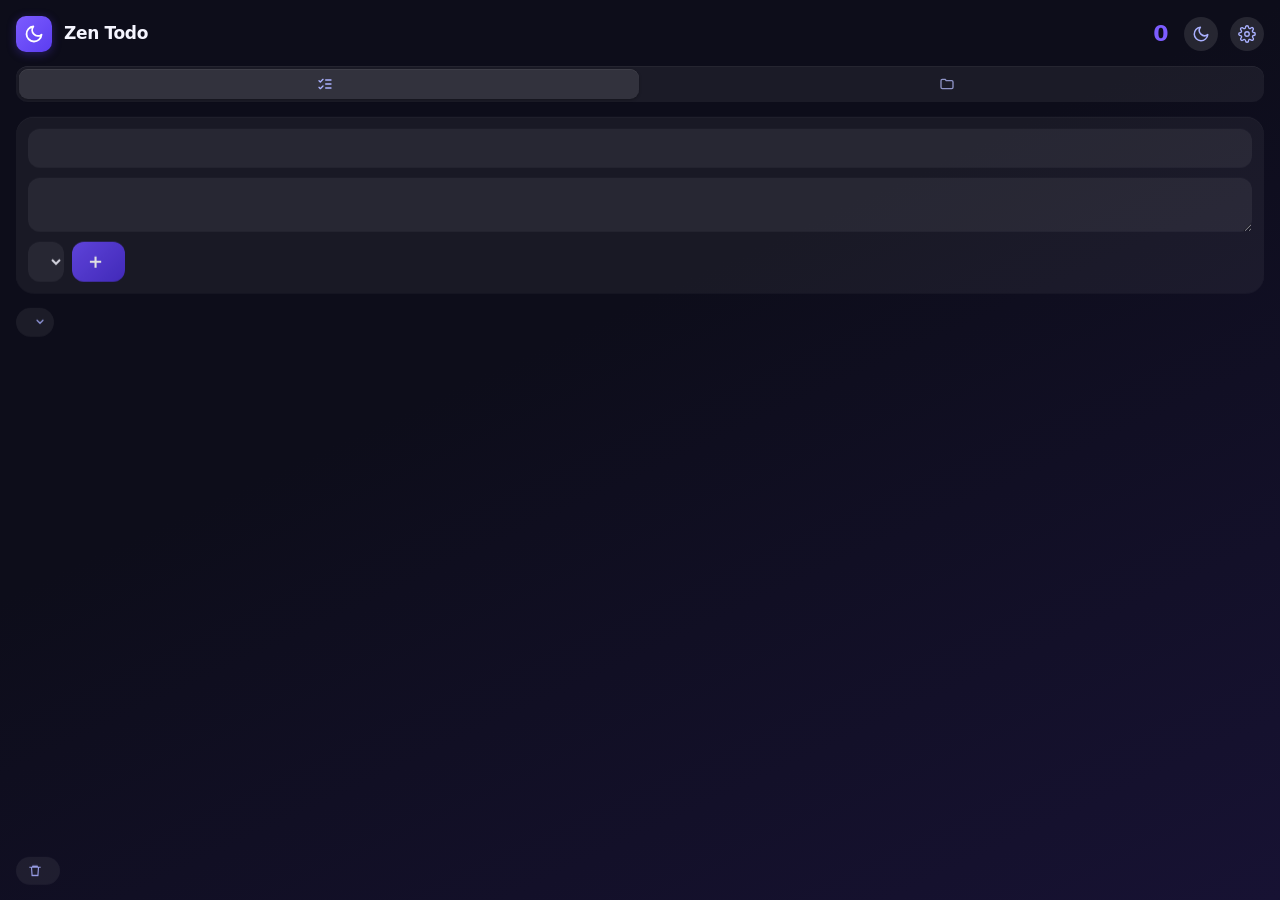
<file: extension/zen-todo-3.1.3-chrome/sidepanel.html>
<!doctype html>
<html lang="fr">
<head>
<meta charset="utf-8">
<title>Zen Todo</title>
<!-- Entrée du panneau latéral Chrome/Opera : redirige vers popup.html avec l'indicateur de vue -->
<meta http-equiv="refresh" content="0; url=popup.html?view=sidebar">
</head>
<body></body>
</html>
</file>
<file: extension/zen-todo-3.1.3-chrome/theme.css>
:root {
  --bg: #0d0d1a; --bg2: #171233;
  --panel: rgba(255,255,255,.04); --panel-b: rgba(255,255,255,.09);
  --field: #0f0f1f; --text: #eef0ff; --muted: #8f94c7; --soft: #aab1ff;
  --accent: #7c5cff; --accent2: #5b3df0;
  /* Aplats portant du texte : l'extrémité claire du violet ne donne que 4,35:1 avec du blanc.
     Ce dégradé plus profond conserve la teinte de marque et dépasse 5:1. */
  --accent-fill: linear-gradient(135deg, #6b4cf5, #4a2fd0);
  --accent-text: #a48dff;   /* petit texte « accent » sur fond sombre (7,2:1) */
  --low: #34d399; --med: #8b7bff; --high: #fb7185;
  --on-soft: #ffffff;
  color-scheme: dark;
}

/* Thème clair : crème/beige doux */
html[data-theme="light"] {
  --bg: #f6f0e4; --bg2: #ece0cb;
  --panel: rgba(94,66,20,.06); --panel-b: rgba(94,66,20,.14);
  --field: #fffdf7; --text: #3b352b;
  /* 4,7:1 sur le fond crème (l'ancien #8a7f6c tombait à 3,5:1) */
  --muted: #74695a; --soft: #6b5a3e;
  --accent: #7c5cff; --accent2: #5b3df0;
  --accent-fill: linear-gradient(135deg, #6b4cf5, #4a2fd0);
  --accent-text: #5b3df0;   /* petit texte accent sur crème (5,4:1) */
  --low: #0a7a50; --med: #6d4df2; --high: #c92a2f;   /* textes sémantiques lisibles sur crème (≥ 4,5:1) */
  --on-soft: #4a2fd0;
  color-scheme: light;
}

/* Bascule de logo soleil / lune */
.ico-sun { display: none; }
html[data-theme="light"] .ico-moon { display: none; }
html[data-theme="light"] .ico-sun { display: block; }
html[data-theme="light"] .dp-day.sel { color: #fff; }
* { box-sizing: border-box; }
html, body { margin: 0; }
body {
  font-family: "Inter", "Segoe UI", system-ui, sans-serif;
  color: var(--text);
  background: linear-gradient(155deg, var(--bg) 40%, var(--bg2) 100%);
  font-size: 14px;
}
button { font: inherit; color: inherit; cursor: pointer; }
:focus-visible { outline: 2px solid var(--accent); outline-offset: 2px; }
select, input { font: inherit; color: var(--text); background: var(--field);
  border: 1px solid var(--panel-b); border-radius: 12px; padding: 10px 12px; }
select { color-scheme: inherit; }
.logo { width: 40px; height: 40px; border-radius: 12px; display: grid; place-items: center;
  background: linear-gradient(135deg, var(--accent), var(--accent2)); flex: none; }
.logo svg { width: 22px; height: 22px; }

/* --- Notes de tâche --- */
.note { display: flex; align-items: flex-start; gap: 6px; color: var(--muted); font-size: 12.5px; line-height: 1.4; white-space: pre-wrap; overflow-wrap: anywhere; }
.note .ico { flex: none; display: inline-flex; margin-top: 1px; opacity: .7; }
.note-input { width: 100%; resize: vertical; min-height: 40px; font: inherit; color: var(--text); background: var(--field);
  border: 1px solid var(--panel-b); border-radius: 12px; padding: 8px 10px; }
.note-input:focus { border-color: var(--accent); box-shadow: 0 0 0 3px rgba(124,92,255,.25); outline: none; }

/* --- Tri + section en retard --- */
.sort-select { appearance: none; -moz-appearance: none; padding: 6px 26px 6px 12px; font-size: 12.5px; font-weight: 600;
  border-radius: 999px; background-image: url("data:image/svg+xml,%3Csvg xmlns='http://www.w3.org/2000/svg' width='12' height='12' viewBox='0 0 24 24' fill='none' stroke='%23aab1ff' stroke-width='2.4' stroke-linecap='round' stroke-linejoin='round'%3E%3Cpath d='M6 9l6 6 6-6'/%3E%3C/svg%3E");
  background-repeat: no-repeat; background-position: right 8px center; }
.sort-select-full { align-self: flex-start; width: 100%; }
.group-title { display: flex; align-items: center; gap: 8px; color: var(--high); font-size: 11px; font-weight: 700;
  letter-spacing: .08em; text-transform: uppercase; padding: 2px 4px 0; margin-top: 6px; }
.group-title:first-child { margin-top: 0; }
.group-title::after { content: ""; flex: 1; height: 1px; background: var(--panel-b); }

/* --- Barre d'outils (recherche + tri) --- */
.toolbar { display: flex; align-items: center; gap: 8px; }
.toolbar .search { flex: 1 1 auto; min-width: 0; }
.toolbar .sort-select { flex: none; }
.search { display: flex; align-items: center; gap: 8px; padding: 6px 12px; background: var(--field);
  border: 1px solid var(--panel-b); border-radius: 999px; }
.search:focus-within { border-color: var(--accent); box-shadow: 0 0 0 3px rgba(124,92,255,.25); }
.search input { flex: 1; min-width: 0; border: 0; background: transparent; outline: none; padding: 0; font-size: 13px; color: var(--text); }
.search-x { border: 0; background: none; color: var(--muted); font-size: 18px; line-height: 1; padding: 0 2px; cursor: pointer; }
.search-x:hover { color: var(--text); }
</file>
<file: extension/zen-todo-3.1.3-chrome/popup.css>
/* L'attribut hidden doit toujours gagner sur les règles display des classes (.google-btn, .sync-on…) */
[hidden] { display: none !important; }
body { min-height: 200px; }
.app { padding: 16px; display: flex; flex-direction: column; gap: 14px; }
header { display: flex; align-items: center; gap: 12px; }
.titles { flex: 1; min-width: 0; }
h1 { margin: 0; font-size: 17px; font-weight: 700; letter-spacing: -.01em; }
.sub { color: var(--soft); font-size: 12px; margin-top: 2px; }
.counter { display: flex; flex-direction: column; align-items: center; min-width: 70px; padding: 6px 10px;
  background: var(--panel); border: 1px solid var(--panel-b); border-radius: 14px; }
.counter b { font-size: 21px; color: var(--med); line-height: 1.1; }
.counter span { font-size: 10px; color: var(--muted); letter-spacing: .08em; text-transform: uppercase; }
.icon-btn { width: 38px; height: 38px; display: grid; place-items: center; background: var(--panel);
  border: 1px solid var(--panel-b); border-radius: 12px; color: var(--soft); }
.icon-btn:hover { background: rgba(139,123,255,.18); }

.card { background: var(--panel); border: 1px solid var(--panel-b); border-radius: 18px; padding: 12px;
  display: flex; flex-direction: column; gap: 10px; }
.card input[type=text] { width: 100%; }
.card input[type=text]:focus { border-color: var(--accent); box-shadow: 0 0 0 3px rgba(124,92,255,.25); outline: none; }
.row { display: flex; gap: 8px; }
.add-btn { display: flex; align-items: center; gap: 6px; border: 0; border-radius: 12px;
  background: linear-gradient(135deg, var(--accent), var(--accent2)); font-weight: 600; box-shadow: 0 6px 18px rgba(91,61,240,.35); }
.add-btn:hover { filter: brightness(1.1); }
.plus { font-size: 18px; line-height: 1; }

.list { list-style: none; margin: 0; padding: 0; display: flex; flex-direction: column; gap: 8px;
  overflow-y: auto; padding-right: 2px; }
.task { display: flex; align-items: center; gap: 10px; padding: 10px 12px 10px 10px; background: var(--panel);
  border: 1px solid var(--panel-b); border-left: 4px solid var(--med); border-radius: 14px; position: relative; }
.task.p-low { border-left-color: var(--low); }
.task.p-high { border-left-color: var(--high); }
.task.dragging { opacity: .4; }
.task.drop-before::before, .task.drop-after::after { content: ""; position: absolute; left: 0; right: 0; height: 3px;
  background: var(--accent); border-radius: 2px; }
.task.drop-before::before { top: -6px; } .task.drop-after::after { bottom: -6px; }
.handle { cursor: grab; color: var(--muted); opacity: .6; user-select: none; font-size: 14px; letter-spacing: -2px; padding: 2px; }
.handle:hover { opacity: 1; }
.check { width: 24px; height: 24px; border-radius: 50%; border: 2px solid var(--soft); background: transparent;
  flex: none; display: grid; place-items: center; padding: 0; }
.check svg { opacity: 0; width: 14px; height: 14px; }
.task.done .check { background: var(--accent); border-color: var(--accent); }
.task.done .check svg { opacity: 1; }
.body { flex: 1; min-width: 0; display: flex; flex-direction: column; gap: 6px; }
.top { display: flex; align-items: center; justify-content: space-between; gap: 8px; }
.text { font-weight: 600; overflow-wrap: anywhere; }
.task.done .text { text-decoration: line-through; color: var(--muted); font-weight: 500; }
.badge { flex: none; font-size: 10px; font-weight: 600; letter-spacing: .06em; text-transform: uppercase;
  padding: 3px 9px; border-radius: 999px; color: var(--med); border: 1px solid currentColor; background: rgba(139,123,255,.12); }
.p-low .badge { color: var(--low); background: rgba(52,211,153,.1); }
.p-high .badge { color: var(--high); background: rgba(251,113,133,.1); }
.bottom { display: flex; align-items: center; gap: 6px; }
.mini { width: 26px; height: 26px; display: grid; place-items: center; background: var(--panel);
  border: 1px solid var(--panel-b); border-radius: 8px; color: var(--soft); }
.mini:hover:not(:disabled) { background: rgba(139,123,255,.18); }
.mini:disabled { opacity: .3; cursor: default; }
.mini svg { width: 14px; height: 14px; }
.due { margin-left: auto; color: var(--muted); font-size: 12px; }
.due.late { color: var(--high); font-weight: 600; }
.del { background: none; border: 0; color: var(--muted); padding: 4px; border-radius: 8px; display: grid; }
.del:hover { color: var(--high); background: rgba(251,113,133,.1); }

.edit { display: flex; flex-direction: column; gap: 8px; width: 100%; }
.edit input[type=text] { width: 100%; padding: 8px 10px; }
.edit .row button { padding: 8px 14px; border-radius: 10px; border: 1px solid var(--panel-b); background: var(--panel); }
.edit .row button.primary { background: linear-gradient(135deg, var(--accent), var(--accent2)); border: 0; font-weight: 600; }

.empty { display: flex; flex-direction: column; align-items: center; gap: 6px; padding: 26px 10px;
  border: 1.5px dashed var(--panel-b); border-radius: 18px; color: var(--soft); text-align: center; font-size: 12.5px; }
.empty strong { color: var(--text); font-size: 14px; margin-top: 4px; }
.empty[hidden] { display: none; }
footer { display: flex; align-items: center; justify-content: space-between; gap: 10px; }
.clear-btn { display: flex; align-items: center; gap: 6px; padding: 7px 12px; border-radius: 999px; color: var(--soft);
  background: var(--panel); border: 1px solid var(--panel-b); font-size: 12.5px; font-weight: 500; }
.clear-btn:hover { background: rgba(139,123,255,.14); }
.hint { color: var(--muted); font-size: 11px; text-align: right; }
.saved { color: var(--low); font-weight: 600; opacity: 0; transition: opacity .3s; margin-left: 4px; }
.saved.show { opacity: 1; }

/* --- v1.1 --- */
.view[hidden] { display: none; }
.view { display: flex; flex-direction: column; gap: 14px; }
.row { flex-wrap: wrap; }
.clear-btn { white-space: nowrap; }
.add-btn { padding: 10px 16px; }

/* date picker intégré */
.dp { display: contents; }
.dp-field { flex: 1 1 130px; min-width: 130px; display: flex; align-items: center; background: var(--field);
  border: 1px solid var(--panel-b); border-radius: 12px; }
.dp-field:focus-within { border-color: var(--accent); box-shadow: 0 0 0 3px rgba(124,92,255,.25); }
.dp-field.invalid { border-color: var(--high); box-shadow: 0 0 0 3px rgba(251,113,133,.2); }
.dp-field input { flex: 1; min-width: 0; width: 100%; border: 0; background: transparent; padding: 10px 0 10px 12px;
  border-radius: 12px 0 0 12px; outline: none; font-variant-numeric: tabular-nums; }
.dp-btn { flex: none; width: 36px; align-self: stretch; display: grid; place-items: center; background: none; border: 0;
  color: var(--soft); border-radius: 0 12px 12px 0; }
.dp-btn:hover { color: var(--text); }
.dp-pop { order: 10; flex: 0 0 100%; background: var(--field); border: 1px solid var(--panel-b); border-radius: 14px; padding: 10px; }
.dp-pop[hidden] { display: none; }
.dp-head { display: flex; align-items: center; justify-content: space-between; margin-bottom: 8px; }
.dp-title { font-weight: 600; text-transform: capitalize; }
.dp-nav { width: 28px; height: 28px; border-radius: 8px; border: 0; background: var(--panel); font-size: 18px; line-height: 1; color: var(--soft); }
.dp-nav:hover { background: rgba(139,123,255,.18); }
.dp-grid { display: grid; grid-template-columns: repeat(7, 1fr); gap: 2px; text-align: center; }
.dp-wd { font-size: 11px; color: var(--muted); padding: 4px 0; text-transform: uppercase; }
.dp-day { height: 30px; border: 0; border-radius: 8px; background: none; font-size: 13px; }
.dp-day:hover { background: rgba(139,123,255,.14); }
.dp-day.today { box-shadow: inset 0 0 0 1px var(--soft); }
.dp-day.sel { background: var(--accent); font-weight: 700; }
.dp-foot { display: flex; justify-content: space-between; margin-top: 8px; }
.dp-link { background: none; border: 0; color: var(--soft); font-size: 12.5px; padding: 4px 6px; border-radius: 6px; }
.dp-link:hover { background: rgba(139,123,255,.14); }
.edit .row .dp-field { flex-basis: 120px; }

/* options intégrées */
.back-btn { align-self: flex-start; }
.card h2 { margin: 0; font-size: 14px; }
.muted { margin: 0; color: var(--muted); font-size: 12.5px; }
.lang { flex: 1; padding: 10px; border-radius: 12px; border: 1.5px solid var(--panel-b); background: var(--field); font-weight: 600; }
.lang[aria-pressed="true"] { border-color: var(--accent); background: rgba(124,92,255,.18); }
.danger { align-self: flex-start; padding: 9px 14px; border-radius: 12px; border: 1px solid rgba(251,113,133,.5);
  background: rgba(251,113,133,.08); color: var(--high); }
.danger:hover, .danger.armed { background: rgba(251,113,133,.22); }
.msg { color: var(--low); font-size: 12.5px; min-height: 16px; }

/* --- v1.2 : recherche, annuler, rappels --- */
.row select { flex: 1 1 90px; min-width: 0; padding: 10px 6px 10px 10px; font-size: 13px; }
.add-btn { flex: none; }
.search { display: flex; align-items: center; gap: 8px; padding: 0 10px; background: var(--field);
  border: 1px solid var(--panel-b); border-radius: 12px; color: var(--muted); }
.search:focus-within { border-color: var(--accent); box-shadow: 0 0 0 3px rgba(124,92,255,.25); }
.search[hidden] { display: none; }
.search input { flex: 1; min-width: 0; border: 0; background: transparent; padding: 9px 0; outline: none; }
.search-x { border: 0; background: rgba(255,255,255,.1); color: var(--soft); width: 20px; height: 20px; border-radius: 50%;
  line-height: 1; font-size: 15px; padding: 0; }
.search-x[hidden] { display: none; }
.due { display: inline-flex; align-items: center; gap: 5px; }
.ico { display: inline-flex; color: var(--soft); }
.due.late .ico { color: inherit; }

.toast { position: fixed; left: 50%; bottom: 14px; transform: translateX(-50%); z-index: 50; display: flex; align-items: center; gap: 14px;
  padding: 9px 10px 9px 16px; background: #26235a; border: 1px solid rgba(255,255,255,.16); border-radius: 12px;
  box-shadow: 0 10px 30px rgba(0,0,0,.5); font-size: 13px; white-space: nowrap; color: #eef0ff; }
.toast[hidden] { display: none; }
.toast button { border: 0; border-radius: 8px; padding: 6px 12px; font-weight: 600; background: var(--accent); }
.toast button:hover { filter: brightness(1.12); }

/* --- v1.3 : sélecteur d'heure intégré, formulaire d'ajout allégé --- */
.dp-field.tp { flex: 0 0 104px; min-width: 104px; }
.tp-title { font-size: 11px; color: var(--muted); text-transform: uppercase; letter-spacing: .06em; margin: 4px 0 6px; }
.tp-title:not(:first-child) { margin-top: 10px; }
.tp-grid { display: grid; grid-template-columns: repeat(6, 1fr); gap: 2px; }

/* --- v1.4 : une seule ligne + bouton répétition --- */
body { width: 460px; }
#add-row select { flex: 0 0 auto; }
.rp-btn { position: relative; flex: none; width: 44px; align-self: stretch; display: grid; place-items: center;
  border-radius: 12px; border: 1px solid var(--panel-b); background: var(--field); color: var(--soft); }
.rp-btn:hover { color: var(--text); border-color: var(--muted); }
.rp-btn.on { color: var(--on-soft); border-color: var(--accent); background: rgba(124,92,255,.28); }
.rp-btn::after { content: attr(data-tip); position: absolute; bottom: calc(100% + 8px); left: 50%; transform: translateX(-50%);
  background: #fff; color: #17143a; font-size: 12px; font-weight: 600; padding: 5px 10px; border-radius: 8px; white-space: nowrap;
  opacity: 0; pointer-events: none; transition: opacity .15s; z-index: 60; box-shadow: 0 6px 18px rgba(0,0,0,.45); }
.rp-btn:hover::after, .rp-btn:focus-visible::after { opacity: 1; transition-delay: .3s; }
.edit .rp-btn::after { bottom: auto; top: calc(100% + 8px); }
.rp-pop { display: flex; flex-direction: column; gap: 2px; padding: 6px; }
.rp-pop[hidden] { display: none; }
.rp-opt { display: flex; justify-content: space-between; align-items: center; width: 100%; padding: 8px 10px; border: 0;
  border-radius: 8px; background: none; text-align: left; }
.rp-opt:hover { background: rgba(139,123,255,.14); }
.rp-opt.sel { background: rgba(124,92,255,.25); color: var(--on-soft); font-weight: 600; }
.edit .row select { flex: 1 1 auto; }

/* --- v1.5 : animations --- */
@keyframes fadeIn { from { opacity: 0; transform: translateY(6px); } to { opacity: 1; transform: none; } }
@keyframes popIn { from { opacity: 0; transform: translateY(-5px) scale(.98); } to { opacity: 1; transform: none; } }
@keyframes taskIn { from { opacity: 0; transform: translateY(-10px) scale(.97); } to { opacity: 1; transform: none; } }
@keyframes taskOut { to { opacity: 0; transform: translateX(28px) scale(.96); } }
@keyframes checkPop { 0% { transform: scale(.7); } 50% { transform: scale(1.25); } 100% { transform: scale(1); } }
@keyframes ring { from { box-shadow: 0 0 0 0 rgba(124,92,255,.65); } to { box-shadow: 0 0 0 12px rgba(124,92,255,0); } }
@keyframes bump { 0% { transform: scale(1); } 40% { transform: scale(1.4); } 100% { transform: scale(1); } }
@keyframes toastIn { from { opacity: 0; transform: translate(-50%, 14px); } to { opacity: 1; transform: translate(-50%, 0); } }

.view:not([hidden]) { animation: fadeIn .2s ease; }
.dp-pop:not([hidden]) { animation: popIn .16s ease; }
.task.enter { animation: taskIn .25s ease; }
.task.leaving { animation: taskOut .19s ease forwards; pointer-events: none; }
.task.just-done .check { animation: checkPop .35s ease, ring .5s ease-out; }
.task.just-done .check svg { animation: popIn .25s ease .05s backwards; }
.counter b.bump { animation: bump .35s ease; display: inline-block; }
.toast:not([hidden]) { animation: toastIn .22s ease; }
button { transition: background-color .15s, border-color .15s, color .15s, filter .15s, transform .1s; }
button:active:not(:disabled) { transform: scale(.95); }
.task { transition: background-color .15s, border-color .15s; }
.task:hover { background: rgba(139,123,255,.08); }
.check { transition: background-color .2s, border-color .2s; }
.check svg { transition: opacity .2s; }
@media (prefers-reduced-motion: reduce) { *, *::before, *::after { animation: none !important; transition: none !important; } }

/* --- v1.5 : réglages raccourci / badge --- */
.sc-row { align-items: center; flex-wrap: nowrap; }
.sc-btn { flex: 1; padding: 10px 12px; border-radius: 12px; border: 1.5px solid var(--panel-b); background: var(--field);
  font-weight: 600; letter-spacing: .02em; text-align: center; }
.sc-btn:hover { border-color: rgba(139,123,255,.4); }
.sc-btn.rec { border-color: var(--accent); background: rgba(124,92,255,.18); color: var(--soft); }
.msg.err { color: var(--high); }
.switch-row { display: flex; align-items: center; justify-content: space-between; gap: 14px; cursor: pointer; }
.switch-text { display: flex; flex-direction: column; gap: 3px; }
.switch { appearance: none; -moz-appearance: none; flex: none; width: 42px; height: 24px; padding: 0; border-radius: 999px;
  background: var(--field); border: 1.5px solid var(--panel-b); position: relative; cursor: pointer; transition: background-color .2s, border-color .2s; }
.switch::after { content: ""; position: absolute; top: 2px; left: 2px; width: 17px; height: 17px; border-radius: 50%;
  background: var(--soft); transition: transform .2s, background-color .2s; }
.switch:checked { background: var(--accent); border-color: var(--accent); }
.switch:checked::after { transform: translateX(18px); background: #fff; }

/* --- v1.6 : correctifs thème clair --- */
html[data-theme="light"] .rp-btn::after { background: #3b352b; color: #fff; }
html[data-theme="light"] .search-x { background: rgba(94,66,20,.1); }

/* --- v1.6.1 : une seule barre de défilement (celle des tâches) --- */
html, body { overflow: hidden; }
.app { max-height: 600px; overflow: hidden; }
.view { min-height: 0; }
#main-view { flex: 1 1 auto; overflow-x: hidden; overflow-y: auto; padding: 4px; margin: -4px; scrollbar-width: thin; scrollbar-color: var(--panel-b) transparent; }
#main-view .list { flex: 1 1 auto; min-height: 120px; scrollbar-width: thin; scrollbar-color: var(--panel-b) transparent; }
#settings-view { flex: 1 1 auto; overflow-x: hidden; overflow-y: auto; padding: 4px; margin: -4px; scrollbar-width: thin; scrollbar-color: var(--panel-b) transparent; }
/* la ligne d'ajout reste sur une seule ligne */
#add-row .dp-field { flex: 1 1 112px; min-width: 112px; }
#add-row .add-btn { padding: 10px 14px; }

/* --- v1.7 : onglets + projets --- */
.tabs { display: flex; gap: 4px; padding: 4px; background: var(--panel); border: 1px solid var(--panel-b); border-radius: 14px; }
.tabs[hidden] { display: none; }
.tab { flex: 1; padding: 8px 10px; border: 0; border-radius: 10px; background: none; color: var(--muted); font-weight: 600; }
.tab:hover { color: var(--text); }
.tab[aria-selected="true"] { background: var(--accent-fill); color: #fff; box-shadow: 0 4px 14px rgba(91,61,240,.3); }

#projects-view { flex: 1 1 auto; overflow-x: hidden; overflow-y: auto; padding: 4px; margin: -4px; scrollbar-width: thin; scrollbar-color: var(--panel-b) transparent; }
#projects-view .list { flex: 1 1 auto; min-height: 120px; scrollbar-width: thin; scrollbar-color: var(--panel-b) transparent; }
#project-form .row { flex-wrap: nowrap; }
#project-form .row input { flex: 1 1 auto; width: auto; min-width: 0; }
#project-form input:focus { border-color: var(--accent); box-shadow: 0 0 0 3px rgba(124,92,255,.25); outline: none; }

.project { --pc: var(--accent); background: var(--panel); border: 1px solid var(--panel-b); border-left: 4px solid var(--pc);
  border-radius: 14px; padding: 10px 12px; display: flex; flex-direction: column; gap: 9px; position: relative; transition: background-color .15s; }
.project:hover { background: rgba(255,255,255,.065); }
html[data-theme="light"] .project:hover { background: rgba(94,66,20,.05); }
.project.enter { animation: taskIn .25s ease; }
.project.leaving { animation: taskOut .19s ease forwards; pointer-events: none; }
.p-head { display: flex; align-items: center; gap: 8px; }
.p-toggle { flex: none; width: 24px; height: 24px; display: grid; place-items: center; padding: 0; border: 0; border-radius: 8px; background: none; color: var(--soft); }
.p-toggle:hover { background: rgba(255,255,255,.1); }
.p-toggle svg { transition: transform .2s; }
.project.open .p-toggle svg { transform: rotate(90deg); }
.p-name { flex: 1; min-width: 0; padding: 0; border: 0; background: none; font-weight: 600; text-align: left; overflow-wrap: anywhere; }
.p-count { flex: none; font-size: 11px; font-weight: 700; padding: 3px 9px; border-radius: 999px; color: var(--pc); border: 1px solid currentColor; font-variant-numeric: tabular-nums; }
.p-bar { display: flex; align-items: center; gap: 10px; }
.bar { flex: 1; height: 8px; border-radius: 999px; background: var(--field); border: 1px solid var(--panel-b); overflow: hidden; }
.bar-fill { height: 100%; width: 0; border-radius: 999px; background: var(--pc); transition: width .45s cubic-bezier(.2,.8,.2,1), background-color .3s; }
.project.complete .bar-fill { background: var(--low); }
.p-pct { flex: none; min-width: 34px; text-align: right; font-size: 11.5px; font-weight: 600; color: var(--muted); font-variant-numeric: tabular-nums; }
.project.complete .p-pct { color: var(--low); }

.subs-wrap { display: flex; flex-direction: column; gap: 8px; animation: popIn .16s ease; }
.subs { list-style: none; margin: 0; padding: 0; display: flex; flex-direction: column; gap: 6px; }
.subs-empty { color: var(--muted); font-size: 12.5px; padding: 2px 4px; }
.stask { display: flex; align-items: center; gap: 8px; padding: 6px 8px; background: var(--field); border: 1px solid var(--panel-b); border-radius: 10px; }
.stask.enter { animation: taskIn .22s ease; }
.stask.leaving { animation: taskOut .19s ease forwards; pointer-events: none; }
.scheck { flex: none; width: 20px; height: 20px; padding: 0; border-radius: 50%; border: 2px solid var(--soft); background: transparent; display: grid; place-items: center; }
.scheck svg { width: 12px; height: 12px; opacity: 0; transition: opacity .2s; }
.stask.done .scheck { background: var(--pc); border-color: var(--pc); }
.stask.done .scheck svg { opacity: 1; }
.stask.just-done .scheck { animation: checkPop .35s ease; }
.s-text { flex: 1; min-width: 0; overflow-wrap: anywhere; font-size: 13.5px; }
.stask.done .s-text { text-decoration: line-through; color: var(--muted); }
.stask .mini { width: 24px; height: 24px; }
.sub-add { display: flex; gap: 6px; }
.sub-add input, .sub-edit input { flex: 1; min-width: 0; padding: 8px 10px; font-size: 13px; }
.sub-add input:focus, .sub-edit input:focus { border-color: var(--accent); box-shadow: 0 0 0 3px rgba(124,92,255,.25); outline: none; }
.sub-add-btn { flex: none; width: 34px; border: 0; border-radius: 10px; background: var(--accent-fill); color: #fff; font-size: 18px; line-height: 1; }
.sub-add-btn:hover { filter: brightness(1.12); }
.stask.editing { padding: 6px; }
.sub-edit { display: flex; gap: 6px; align-items: center; width: 100%; }
.sub-edit .mini { width: 30px; height: 30px; font-size: 15px; }
.sub-edit .mini.ok { color: var(--low); }
.swatches { display: flex; gap: 10px; padding: 2px 2px; }
.swatch { width: 24px; height: 24px; padding: 0; border-radius: 50%; border: 2px solid transparent; background: var(--c); box-shadow: 0 0 0 1px var(--panel-b); }
.swatch[aria-pressed="true"] { border-color: var(--text); box-shadow: 0 0 0 2px var(--field); }

/* ===== v1.8.1 : correctif + onglets à icônes + réglages améliorés ===== */
/* le attribut hidden doit gagner sur display:flex (sinon un grand vide apparaissait et l'état vide était coupé) */
.list[hidden] { display: none; }

.tab { display: flex; align-items: center; justify-content: center; gap: 8px; }
.tab svg { flex: none; width: 16px; height: 16px; }

/* barre du haut des réglages */
.set-top { display: flex; align-items: center; justify-content: space-between; }
.back-btn { display: inline-flex; align-items: center; gap: 7px; padding: 7px 14px 7px 10px; border-radius: 999px;
  background: var(--panel); border: 1px solid var(--panel-b); color: var(--soft); font-weight: 600; }
.back-btn:hover { color: var(--text); background: rgba(255,255,255,.09); }
html[data-theme="light"] .back-btn:hover { background: rgba(94,66,20,.08); }
.set-title { display: flex; align-items: center; gap: 8px; margin: 0; font-size: 14px; color: var(--muted); font-weight: 600; }
.set-title svg { width: 17px; height: 17px; }

/* en-tête de carte avec pastille d'icône */
.set-head { display: flex; align-items: center; gap: 12px; }
.set-head h2 { margin: 0; }
.set-head .muted { margin-top: 2px; }
.set-ico { flex: none; width: 34px; height: 34px; border-radius: 11px; display: grid; place-items: center;
  background: rgba(124,92,255,.16); color: var(--soft); }
html[data-theme="light"] .set-ico { background: rgba(109,77,242,.12); color: var(--accent2); }
#settings-view .card { gap: 12px; }

/* priorité par défaut : pastilles */
.chips { display: flex; gap: 8px; }
.chip { --c: var(--med); flex: 1; display: flex; align-items: center; justify-content: center; gap: 8px; padding: 10px 8px;
  border-radius: 12px; border: 1.5px solid var(--panel-b); background: var(--field); font-weight: 600; }
.chip i { width: 9px; height: 9px; border-radius: 50%; background: var(--c); }
.chip-low { --c: var(--low); } .chip-high { --c: var(--high); }
.chip:hover { border-color: var(--c); }
.chip[aria-pressed="true"] { border-color: var(--c); background: color-mix(in srgb, var(--c) 16%, transparent); }

/* raccourci : touches */
.sc-btn { display: flex; align-items: center; justify-content: center; gap: 4px; min-height: 42px; }
.sc-btn kbd { display: inline-block; min-width: 28px; padding: 4px 9px; border-radius: 8px; border: 1px solid var(--panel-b);
  border-bottom-width: 3px; background: var(--panel); color: var(--text); font: 700 12.5px/1.2 inherit; text-align: center; }
.k-sep { color: var(--muted); font-weight: 600; }

/* interrupteurs groupés */
.set-rows { padding-top: 6px; padding-bottom: 6px; gap: 0; }
.set-rows .switch-row { gap: 12px; padding: 10px 0; }
.set-rows .switch-row + .switch-row { border-top: 1px solid var(--panel-b); }
.set-rows .switch-text { flex: 1; min-width: 0; }

.about { text-align: center; color: var(--muted); font-size: 11.5px; padding: 2px 0 6px; }
#settings-view .set-rows { gap: 0; }

/* ===== v1.9 : filtres, projet daté, panneau latéral ===== */
.filters { display: flex; flex-wrap: wrap; gap: 6px; }
.filters[hidden] { display: none; }
.fchip { display: inline-flex; align-items: center; gap: 6px; padding: 5px 11px; border-radius: 999px; border: 1px solid var(--panel-b);
  background: var(--panel); color: var(--muted); font-size: 12px; font-weight: 600; }
.fchip b { font-size: 11px; opacity: .85; font-variant-numeric: tabular-nums; }
.fchip:hover { color: var(--text); }
.fchip[aria-pressed="true"] { background: rgba(124,92,255,.2); border-color: var(--accent); color: var(--text); }
html[data-theme="light"] .fchip[aria-pressed="true"] { background: rgba(109,77,242,.14); }

.edit .row .to-proj { margin-left: auto; display: inline-flex; align-items: center; gap: 6px; color: var(--soft); }
.edit .row .to-proj:hover { color: var(--text); }
.p-meta { margin-top: -2px; padding-left: 32px; }
.p-meta .due { margin-left: 0; font-size: 11.5px; }

.primary-btn { align-self: flex-start; display: inline-flex; align-items: center; gap: 8px; padding: 10px 16px; border: 0; border-radius: 12px;
  background: linear-gradient(135deg, var(--accent), var(--accent2)); color: #fff; font-weight: 600; }
.primary-btn:hover { filter: brightness(1.1); }

/* panneau latéral : prend toute la largeur et la hauteur */
html.is-sidebar, html.is-sidebar body { width: 100%; height: 100%; }
html.is-sidebar body { min-height: 0; }
html.is-sidebar .app { height: 100%; max-height: none; }
html.is-sidebar .titles { min-width: 0; }
html.is-sidebar .sub { white-space: nowrap; overflow: hidden; text-overflow: ellipsis; }
html.is-sidebar .toast { max-width: calc(100% - 24px); white-space: normal; }
/* panneau latéral étroit : en-tête compact */
html.is-sidebar h1 { white-space: nowrap; }
@media (max-width: 400px) {
  header { gap: 8px; }
  .counter { min-width: 0; padding: 5px 9px; }
  .counter span { font-size: 9px; }
  .icon-btn { width: 34px; height: 34px; }
}

.sc-hint { margin: -2px 0 0; }

/* ===== v3.1.2 : compte Google / synchronisation ===== */
.sync-on { display: flex; flex-direction: column; gap: 10px; }
.sync-acct { display: flex; align-items: center; gap: 10px; font-weight: 600; overflow-wrap: anywhere; }
.g-badge { flex: none; width: 26px; height: 26px; border-radius: 50%; display: grid; place-items: center;
  background: #fff; box-shadow: 0 0 0 1px var(--panel-b); }
.g-badge svg { width: 14px; height: 14px; }
.google-btn { display: inline-flex; align-items: center; gap: 10px; align-self: flex-start; padding: 10px 18px 10px 14px;
  border: 1px solid rgba(0,0,0,.14); border-radius: 999px; background: #fff; color: #1f1f1f; font-weight: 600;
  box-shadow: 0 1px 3px rgba(0,0,0,.2); }
.google-btn:hover { box-shadow: 0 3px 12px rgba(0,0,0,.3); filter: none; }
.google-btn svg { flex: none; width: 18px; height: 18px; }
.sync-row { display: flex; align-items: center; gap: 10px; flex-wrap: wrap; }
.sync-row .primary-btn { align-self: auto; gap: 7px; }
#sync-last { font-size: 12px; margin: 0; }
#restore-backup { margin-top: -4px; }
#restore-backup.armed { color: var(--high); font-weight: 600; }

/* ===== v3.1.3 : raccourcis regroupés dans une seule carte ===== */
.sc-group { display: flex; flex-direction: column; gap: 6px; }
.sc-row-label { display: flex; align-items: center; gap: 6px; margin-top: 8px; font-size: 12.5px; font-weight: 600; color: var(--soft); }
.sc-row-label:first-child { margin-top: 0; }

/* ===== v3.1.7 : indicateur de synchro + note repliable ===== */
#sync-ind { color: var(--muted); }
#sync-ind.on { color: var(--accent-text); }
#sync-ind.err { color: var(--high); }
#sync-ind.busy svg { animation: ztSpin 1s linear infinite; }
@keyframes ztSpin { to { transform: rotate(360deg); } }

.note-toggle { display: none; align-self: flex-start; align-items: center; gap: 4px; padding: 0 2px;
  border: 0; background: none; color: var(--soft); font-size: 12.5px; font-weight: 600; }
.note-toggle:hover { color: var(--text); }

/* ===== Android (Firefox mobile) =====
   Le popup s'ouvre en superposition plein écran : on remplit la fenêtre au lieu des 460 px du desktop.
   Les raccourcis clavier, le panneau latéral et le glisser-déposer n'existent pas sur Android. */
html.android body { width: 100vw; height: 100vh; height: 100dvh; }
html.android #shortcuts-card, html.android #sidebar-card { display: none !important; }

/* plein écran : l'app occupe toute la hauteur (le desktop est plafonné à 600 px) */
html.android .app { max-height: none; height: 100dvh; padding: 10px 10px 0; gap: 10px; }

/* en-tête compact : le compteur « RESTANTES » suffit, on masque le sous-titre */
html.android #subtitle { display: none; }
html.android header { gap: 10px; }

/* formulaire compact : champs plus bas, note sur une seule ligne */
html.android #add-form, html.android #project-form { padding: 10px; gap: 8px; }
html.android .card input[type=text], html.android select { padding: 8px 10px; font-size: inherit; }
html.android #add-row .rp-btn { width: 44px; }
html.android #new-note { height: 44px; min-height: 44px; padding: 9px 10px; font-size: inherit; resize: none; }
html.android #add-row .add-btn { min-height: 44px; padding: 0 14px; font-size: inherit; }

/* liste : marge pour la barre de gestes système */
html.android #main-view { padding-bottom: calc(10px + env(safe-area-inset-bottom, 0px)); }
html.android .list { padding-bottom: 16px; }
html.android footer { padding-bottom: env(safe-area-inset-bottom, 0px); }

/* le glisser-déposer tactile n'existe pas : on masque l'indication desktop (le témoin « Enregistré » reste) */
html.android footer .hint > span:first-child { display: none; }

/* boutons tactiles confortables (cibles d'au moins 34 px) */
html.android .mini svg { width: 16px; height: 16px; }
html.android .del { padding: 8px; }
html.android .del svg { width: 18px; height: 18px; }

/* note repliable : cachée tant qu'on ne la demande pas */
html.android .note-toggle { display: inline-flex; }
html.android #add-form:not(.note-open) #new-note { display: none; }

/* =====================================================================
   v3.1.9 — accessibilité et clarté (inspiré des HIG Apple)
   ===================================================================== */

/* ---------- 1. taille du texte (réglage local, proche de Dynamic Type) ---------- */
html[data-textsize="small"] body { font-size: 13px; }
html[data-textsize="small"] h1 { font-size: 16px; }
html[data-textsize="small"] .text { font-size: 13.5px; }
html[data-textsize="small"] .s-text { font-size: 12.5px; }
html[data-textsize="small"] .p-name { font-size: 13.5px; }
html[data-textsize="small"] .sub,
html[data-textsize="small"] .due,
html[data-textsize="small"] .muted,
html[data-textsize="small"] .note,
html[data-textsize="small"] .hint,
html[data-textsize="small"] .msg,
html[data-textsize="small"] .tab,
html[data-textsize="small"] .fchip { font-size: 11.5px; }

html[data-textsize="large"] body { font-size: 15.5px; }
html[data-textsize="large"] h1 { font-size: 18.5px; }
html[data-textsize="large"] .text { font-size: 16px; }
html[data-textsize="large"] .s-text { font-size: 15px; }
html[data-textsize="large"] .p-name { font-size: 16px; }
html[data-textsize="large"] .sub,
html[data-textsize="large"] .due,
html[data-textsize="large"] .muted,
html[data-textsize="large"] .note,
html[data-textsize="large"] .hint,
html[data-textsize="large"] .msg,
html[data-textsize="large"] .tab,
html[data-textsize="large"] .fchip { font-size: 13.5px; }
html[data-textsize="large"] .counter span,
html[data-textsize="large"] .badge { font-size: 11.5px; }

/* Ces trois champs avaient une taille fixe : ils suivent maintenant le réglage global. */
html[data-textsize] .search input,
html[data-textsize] .sub-add input,
html[data-textsize] .sub-edit input { font-size: inherit; }

/* ---------- 2. cibles tactiles Android : 44 × 44 ---------- */
html.android .check { position: relative; width: 34px; height: 34px; }
html.android .check::before { content: ""; position: absolute; inset: -5px; border-radius: 50%; }
html.android .check svg { width: 17px; height: 17px; }
/* Hitbox de 44 px sans élargir le dessin : les zones ne se chevauchent pas (gap 10 px). */
html.android .mini { position: relative; width: 34px; height: 34px; }
html.android .mini::before { content: ""; position: absolute; inset: -5px; border-radius: 10px; }
html.android .del { position: relative; width: 40px; height: 40px; }
html.android .del::before { content: ""; position: absolute; inset: -2px; border-radius: 10px; }
html.android .bottom { gap: 10px; min-width: 0; flex-wrap: nowrap; }
html.android .due { min-width: 0; }
html.android .due > span:last-child { overflow: hidden; text-overflow: ellipsis; white-space: nowrap; }
html.android .tab { min-height: 44px; }
html.android .fchip { min-height: 44px; padding: 8px 14px; }
html.android .stask { min-height: 44px; }
html.android .sub-edit { gap: 10px; }        /* deux cibles de 44 px ne se chevauchent pas */
html.android .sub-add { gap: 10px; }
html.android .sub-add-btn { width: 44px; height: 44px; }
html.android .p-name { min-height: 44px; }
html.android .scheck { position: relative; }
html.android .scheck::before { content: ""; position: absolute; inset: -12px; border-radius: 50%; }
html.android .p-toggle { position: relative; width: 40px; height: 40px; }
html.android .p-toggle::before { content: ""; position: absolute; inset: -2px; border-radius: 10px; }
html.android .search-x { position: relative; width: 32px; height: 32px; font-size: 18px; }
html.android .search-x::before { content: ""; position: absolute; inset: -6px; border-radius: 50%; }
html.android .dp-day, html.android .rp-opt { min-height: 44px; }
html.android .dp-nav { width: 44px; height: 44px; }
html.android .dp-btn { width: 44px; }
html.android .swatch { position: relative; width: 32px; height: 32px; }
html.android .swatch::before { content: ""; position: absolute; inset: -6px; border-radius: 50%; }
html.android .swatches { gap: 14px; }
html.android #add-btn, html.android #add-row .dp-field, html.android #add-row .rp-btn,
html.android .card input[type=text], html.android select { min-height: 44px; }
html.android .edit input[type=text], html.android .edit select, html.android .edit .dp-field,
html.android .edit .note-input, html.android .edit .row button { min-height: 44px; }
html.android .sub-add input, html.android .sub-edit input { min-height: 44px; }
html.android .search { min-height: 44px; }
html.android .lang, html.android .chip, html.android .sc-btn, html.android .danger,
html.android .primary-btn, html.android .clear-btn, html.android .note-toggle,
html.android .back-btn, html.android .dp-link { min-height: 44px; }

/* ---------- 3. préférences système : voir theme-modern.css (chargé en dernier) ---------- */

/* Messages d'erreur des sélecteurs : texte visible + role="alert" (pas seulement la couleur). */
.dp-field { flex-wrap: wrap; }
.dp-err { flex: 0 0 100%; order: 3; padding: 2px 4px 6px 12px; font-size: 11px; line-height: 1.25; color: var(--high); }

/* ---------- 4. formulaire d'ajout : divulgation progressive sur Android ---------- */.opt-toggles { display: none; gap: 14px; }
html.android .opt-toggles { display: flex; }
html.android #add-form:not(.details-open) #add-row > select,
html.android #add-form:not(.details-open) #add-row > .dp { display: none; }
html.android #add-form:not(.details-open) #add-btn { flex: 1; }

/* ---------- 5. édition Android : feuille qui monte du bas ---------- */
@keyframes sheetIn { from { opacity: .6; transform: translateY(100%); } to { opacity: 1; transform: none; } }
/* La ligne éditée reste dans le flux (hauteur conservée) : la liste ne saute pas à l'ouverture. */
html.android .task:has(> .edit), html.android .project:has(> .edit) { min-height: 66px; }
html.android .edit {
  position: fixed; left: 0; right: 0; bottom: 0; z-index: 80;
  width: auto; max-height: 86dvh; overflow-y: auto;
  padding: 16px 14px calc(14px + env(safe-area-inset-bottom, 0px));
  background: var(--material); backdrop-filter: blur(24px) saturate(1.4);
  border-radius: 20px 20px 0 0;
  box-shadow: 0 -12px 40px rgba(0,0,0,.45), var(--hl);
  animation: sheetIn .26s var(--ease);
}
html.android .edit::before {
  content: ""; display: block; width: 38px; height: 4px; border-radius: 999px;
  background: var(--panel-b); margin: -6px auto 10px; flex: none;
}
html.android body.sheet-open::before {
  content: ""; position: fixed; inset: 0; z-index: 70; background: rgba(8,6,20,.55);
  animation: fadeIn .2s ease;
}
html.android[data-theme="light"] body.sheet-open::before { background: rgba(40,30,10,.35); }

/* ---------- 6. en-tête Android allégé (le thème passe dans Options) ---------- */
html.android .logo { display: none; }
html.android #theme-toggle { display: none; }
</file>
<file: extension/zen-todo-3.1.3-chrome/theme-modern.css>
/* =====================================================================
   Zen Todo 2.0 — refonte visuelle
   - Clarté      : hiérarchie typographique nette, icônes précises, peu d'ornements
   - Contenu     : le contenu d'abord, peu de bordures, séparateurs fins
   - Profondeur  : 3 niveaux  (fond  →  surfaces groupées  →  éléments flottants en verre dépoli)
   Les couleurs principales (violet #7c5cff, fond bleu nuit, crème en thème clair) sont conservées.
   ===================================================================== */
:root {
  --font: "Segoe UI Variable Text", "Segoe UI", system-ui, sans-serif;
  --ease: cubic-bezier(.32, .72, 0, 1);
  --spring: cubic-bezier(.34, 1.45, .64, 1);
  --text: #f5f5ff;
  --panel: rgba(255,255,255,.06);          /* niveau 1 : surfaces groupées */
  --panel-b: rgba(255,255,255,.075);
  --sep: rgba(255,255,255,.10);            /* séparateur fin */
  --surface-2: rgba(255,255,255,.10);      /* contrôles */
  --field: rgba(255,255,255,.075);
  --material: rgba(34,29,66,.78);          /* niveau 3 : éléments flottants */
  --accent-tint: rgba(124,92,255,.22);
  --on-soft: #fff;
  --hl: inset 0 .5px 0 rgba(255,255,255,.09);
  --r-lg: 18px; --r-md: 12px;
}
html[data-theme="light"] {
  --text: #3b352b;
  --panel: rgba(255,255,255,.78);
  --panel-b: rgba(94,66,20,.10);
  --sep: rgba(94,66,20,.13);
  --surface-2: rgba(94,66,20,.08);
  --field: rgba(94,66,20,.065);
  --material: rgba(255,252,244,.84);
  --accent-tint: rgba(109,77,242,.14);
  --on-soft: #4a2fd0;
  --hl: 0 1px 2px rgba(80,55,15,.07);
}
* { scrollbar-width: thin; scrollbar-color: rgba(128,128,160,.35) transparent; }
body { font-family: var(--font); font-size: 14px; line-height: 1.35; }

/* ---------- typographie ---------- */
h1 { font-size: 17px; font-weight: 700; letter-spacing: -.02em; }
.sub { color: var(--muted); font-size: 12px; }
.text { font-size: 14.5px; font-weight: 600; letter-spacing: -.01em; }
.muted { color: var(--muted); }

/* ---------- en-tête ---------- */
header { gap: 12px; }
.logo { width: 36px; height: 36px; border-radius: 10px; box-shadow: 0 2px 10px rgba(91,61,240,.35); }
.logo svg { width: 20px; height: 20px; }
.counter { background: none; border: 0; padding: 0 4px; min-width: 0; align-items: flex-end; gap: 1px; }
.counter b { font-size: 22px; line-height: 1; letter-spacing: -.02em; color: var(--accent); font-variant-numeric: tabular-nums; }
html[data-theme="light"] .counter b { color: var(--accent2); }
.counter span { font-size: 11px; letter-spacing: .06em; font-weight: 600; color: var(--muted); }
.icon-btn { width: 34px; height: 34px; border: 0; border-radius: 50%; background: var(--surface-2); color: var(--soft); }
.icon-btn:hover { background: var(--accent-tint); color: var(--text); }

/* ---------- onglets : contrôle segmenté ---------- */
.tabs { background: var(--panel); border: 0; border-radius: 12px; padding: 3px; gap: 2px; box-shadow: var(--hl); }
.tab { padding: 7px 10px; border-radius: 9px; font-size: 13px; font-weight: 600; color: var(--muted); background: none; box-shadow: none; }
.tab:hover { color: var(--text); }
.tab[aria-selected="true"] { background: var(--surface-2); color: var(--text);
  box-shadow: 0 1px 3px rgba(0,0,0,.28), inset 0 .5px 0 rgba(255,255,255,.12); }
.tab[aria-selected="true"] svg { color: var(--soft); }
html[data-theme="light"] .tab[aria-selected="true"] { background: #fff; box-shadow: 0 1px 3px rgba(80,55,15,.18); }
html[data-theme="light"] .tab[aria-selected="true"] svg { color: var(--accent2); }

/* ---------- cartes / champs : surfaces sans bordure ---------- */
.card { background: var(--panel); border: 0; border-radius: var(--r-lg); box-shadow: var(--hl); padding: 12px; gap: 10px; }
select, input, .note-input { border: 0; background-color: var(--field); border-radius: var(--r-md); }
.card input[type=text]:focus, .note-input:focus, .dp-field:focus-within, .search:focus-within,
#project-form input:focus, .sub-add input:focus, .sub-edit input:focus {
  border: 0; outline: none; box-shadow: 0 0 0 3px var(--accent-tint), inset 0 0 0 1px var(--accent); }
.dp-field { border: 0; background: var(--field); border-radius: var(--r-md); }
.dp-field input, .search input { background: transparent; box-shadow: none; }
.dp-field.invalid { box-shadow: 0 0 0 2px var(--high); }
#add-row select, #add-row .dp-field, #add-row .rp-btn { min-height: 40px; }
.add-btn { min-height: 40px; padding: 0 18px; border-radius: var(--r-md); background: var(--accent-fill); box-shadow: none; font-weight: 600; color: #fff; }
.add-btn:hover { filter: brightness(1.1); }
#add-row .add-btn { padding: 0 16px; }
.rp-btn { border: 0; background: var(--field); border-radius: var(--r-md); color: var(--soft); }
.rp-btn:hover { border: 0; color: var(--text); }
.rp-btn.on { border: 0; background: var(--accent-tint); color: var(--on-soft); }

/* ---------- recherche, tri, filtres ---------- */
.search { border: 0; background: var(--field); border-radius: 10px; padding: 8px 12px; }
.sort-select { border: 0; background-color: var(--field); color: var(--soft); }
.fchip { border: 0; background: var(--field); color: var(--soft); padding: 6px 12px; }
.fchip[aria-pressed="true"], html[data-theme="light"] .fchip[aria-pressed="true"] { background: var(--accent-fill); color: #fff; }

/* ---------- liste de tâches : liste groupée ---------- */
.list { gap: 0; }
.task { background-color: var(--panel); border: 0; border-radius: 0; padding: 11px 12px 11px 8px; gap: 10px; }
.task.p-low, .task.p-high { border: 0; }
.list .task + .task { background-image: linear-gradient(var(--sep), var(--sep)); background-repeat: no-repeat;
  background-size: calc(100% - 56px) 1px; background-position: right top; }
.list .task:first-child, .list .group-title + .task { border-top-left-radius: var(--r-lg); border-top-right-radius: var(--r-lg); }
.list .task:last-child, .list .task:has(+ .group-title) { border-bottom-left-radius: var(--r-lg); border-bottom-right-radius: var(--r-lg); }
.task.drop-before::before { top: -1px; } .task.drop-after::after { bottom: -1px; }
.group-title { margin: 16px 6px 6px; padding: 0; color: var(--muted); font-size: 11.5px; letter-spacing: .06em; }
.group-title::after { display: none; }
.group-title:first-child { margin-top: 2px; }
.group-title.late { color: var(--high); }

/* case à cocher : anneau de la couleur de priorité */
.check { border-color: var(--med); }
.p-low .check { border-color: var(--low); }
.p-high .check { border-color: var(--high); }
.task.done .check { background: var(--med); border-color: var(--med); }
.task.done.p-low .check { background: var(--low); border-color: var(--low); }
.task.done.p-high .check { background: var(--high); border-color: var(--high); }
.badge { border: 0; font-size: 11px; padding: 3px 9px; background: color-mix(in srgb, var(--med) 18%, transparent); }
.mini { background: none; border: 0; color: var(--muted); width: 28px; height: 28px; border-radius: 8px; }
.mini:hover:not(:disabled) { background: var(--surface-2); color: var(--text); }
.del { color: var(--muted); }
.due { color: var(--muted); font-size: 12px; }
.due.late { color: var(--high); font-weight: 600; }
.handle { color: var(--muted); }

/* états vides */
.empty { border: 0; background: var(--panel); border-radius: var(--r-lg); box-shadow: var(--hl); padding: 30px 16px; color: var(--muted); }
.empty strong { color: var(--text); font-size: 15px; }
.empty svg { width: 34px; height: 34px; color: var(--accent); opacity: .85; }
.clear-btn { border: 0; background: var(--field); color: var(--soft); }

/* ---------- projets ---------- */
.project { border: 0; background: var(--panel); border-radius: var(--r-lg); box-shadow: var(--hl); padding: 12px; }
.project:hover { background: var(--panel); }
.p-name { font-size: 14.5px; letter-spacing: -.01em; }
.p-name::before { content: ""; display: inline-block; width: 9px; height: 9px; border-radius: 50%; background: var(--pc); margin-right: 8px; vertical-align: 1px; }
.bar { height: 6px; border: 0; background: var(--surface-2); }
.p-count { background: color-mix(in srgb, var(--pc) 18%, transparent); border: 0; }
/* Sur crème, un vert/jaune de projet en petit texte tombe sous 3:1 : le texte reprend l'encre,
   la couleur reste lisible en pastille et la barre est assombrie en gardant la teinte. */
html[data-theme="light"] .p-count { color: var(--text); box-shadow: inset 0 0 0 1px color-mix(in srgb, var(--pc) 60%, transparent); }
html[data-theme="light"] .project:not(.complete) .bar-fill { background: color-mix(in srgb, var(--pc) 72%, #3b352b); }
.subs { gap: 0; }
.stask { background: none; border: 0; border-radius: 0; padding: 8px 2px; }
.stask + .stask { box-shadow: inset 0 1px 0 var(--sep); }
.stask:hover { background: none; }
.stask.editing { padding: 6px 0; }
.sub-add input, .sub-edit input { background: var(--field); }

/* ---------- formulaires d'édition, répétition, calendrier ---------- */
.edit .row button { border: 0; background: var(--field); border-radius: 10px; }
.edit .row button.primary { background: var(--accent-fill); color: #fff; }
.dp-pop, .rp-pop { background: var(--material); backdrop-filter: blur(24px) saturate(1.4);
  border: 0; border-radius: var(--r-lg); box-shadow: var(--hl), 0 8px 24px rgba(0,0,0,.2); }
.dp-day.sel { background: var(--accent-fill); color: #fff; }
.rp-opt.sel { background: var(--accent-tint); }

/* ---------- réglages : groupes ---------- */
.back-btn { background: none; border: 0; color: var(--soft); padding: 4px 8px 4px 0; font-weight: 500; }
.back-btn:hover { background: none; color: var(--text); }
#settings-view .card { border-radius: var(--r-lg); padding: 14px; gap: 12px; }
.set-ico, html[data-theme="light"] .set-ico { width: 30px; height: 30px; border-radius: 8px; background: var(--accent); color: #fff; }
.lang { border: 0; background: var(--field); border-radius: 10px; }
.lang[aria-pressed="true"] { background: var(--accent-fill); color: #fff; }
.chip { border: 0; background: var(--field); border-radius: 10px; }
.chip[aria-pressed="true"] { background: color-mix(in srgb, var(--c) 20%, transparent); box-shadow: inset 0 0 0 1.5px var(--c); }
.sc-btn { border: 0; background: var(--field); border-radius: 10px; }
.sc-btn.rec { background: var(--accent-tint); }
.sc-btn kbd { border-color: var(--sep); }
.switch { width: 46px; height: 28px; border: 0; background: var(--surface-2); }
.switch::after { top: 2px; left: 2px; width: 24px; height: 24px; background: #fff; box-shadow: 0 2px 5px rgba(0,0,0,.3); transition: transform .3s var(--spring); }
.switch:checked { background: var(--accent); }
.switch:checked::after { transform: translateX(18px); background: #fff; }
.danger { align-self: stretch; width: 100%; padding: 11px; border: 0; border-radius: var(--r-md); background: var(--field); color: var(--high); font-weight: 600; }
.danger:hover, .danger.armed { background: color-mix(in srgb, var(--high) 20%, transparent); }
.primary-btn { border-radius: var(--r-md); background: var(--accent-fill); }

/* ---------- éléments flottants ---------- */
.toast { background: var(--material); backdrop-filter: blur(24px) saturate(1.4);
  color: var(--text); border: .5px solid var(--sep); border-radius: 16px; box-shadow: 0 14px 36px rgba(0,0,0,.35); }
.toast button { background: var(--accent-fill); color: #fff; }

/* ---------- mouvement : courbes douces ---------- */
button { transition: background-color .2s var(--ease), color .2s var(--ease), transform .3s var(--spring), opacity .2s var(--ease), filter .2s; }
button:active:not(:disabled) { transform: scale(.96); }
.task.enter, .project.enter, .stask.enter { animation-timing-function: var(--ease); animation-duration: .32s; }
.view:not([hidden]), .dp-pop:not([hidden]), .subs-wrap { animation-timing-function: var(--ease); }
.search { padding: 8px 12px; }
.search input { padding: 0; font-size: 13.5px; }
#project-list { gap: 10px; }
.msg:empty { display: none; }

/* =====================================================================
   Préférences système (HIG) — placées ici car cette feuille est chargée
   en dernier : leurs variables et bordures doivent gagner sur border:0.
   ===================================================================== */
@media (prefers-contrast: more) {
  :root { --panel-b: rgba(255,255,255,.30); --sep: rgba(255,255,255,.34); --muted: #c3c8ee; }
  html[data-theme="light"] { --panel-b: rgba(94,66,20,.30); --sep: rgba(94,66,20,.32); --muted: #4d4436; }
  .card, .task, .project, .stask, .search, .dp-field { box-shadow: inset 0 0 0 1px var(--panel-b); }
}
@media (forced-colors: active) {
  .card, .task, .project, .stask, .search, .dp-field, .bar, .chip, .lang, .tab { border: 1px solid CanvasText; }
  .task.done .text, .stask.done .s-text { text-decoration: line-through; }
  .badge, .p-count, .add-btn, .primary-btn, .lang[aria-pressed="true"],
  .fchip[aria-pressed="true"] { border: 1px solid ButtonText; }
}
/* Chrome/Opera (Firefox ne l'implémente pas encore) : les matériaux restent lisibles */
@media (prefers-reduced-transparency: reduce) {
  .toast, .dp-pop, .rp-pop { backdrop-filter: none; background: var(--field); }
}
</file>
